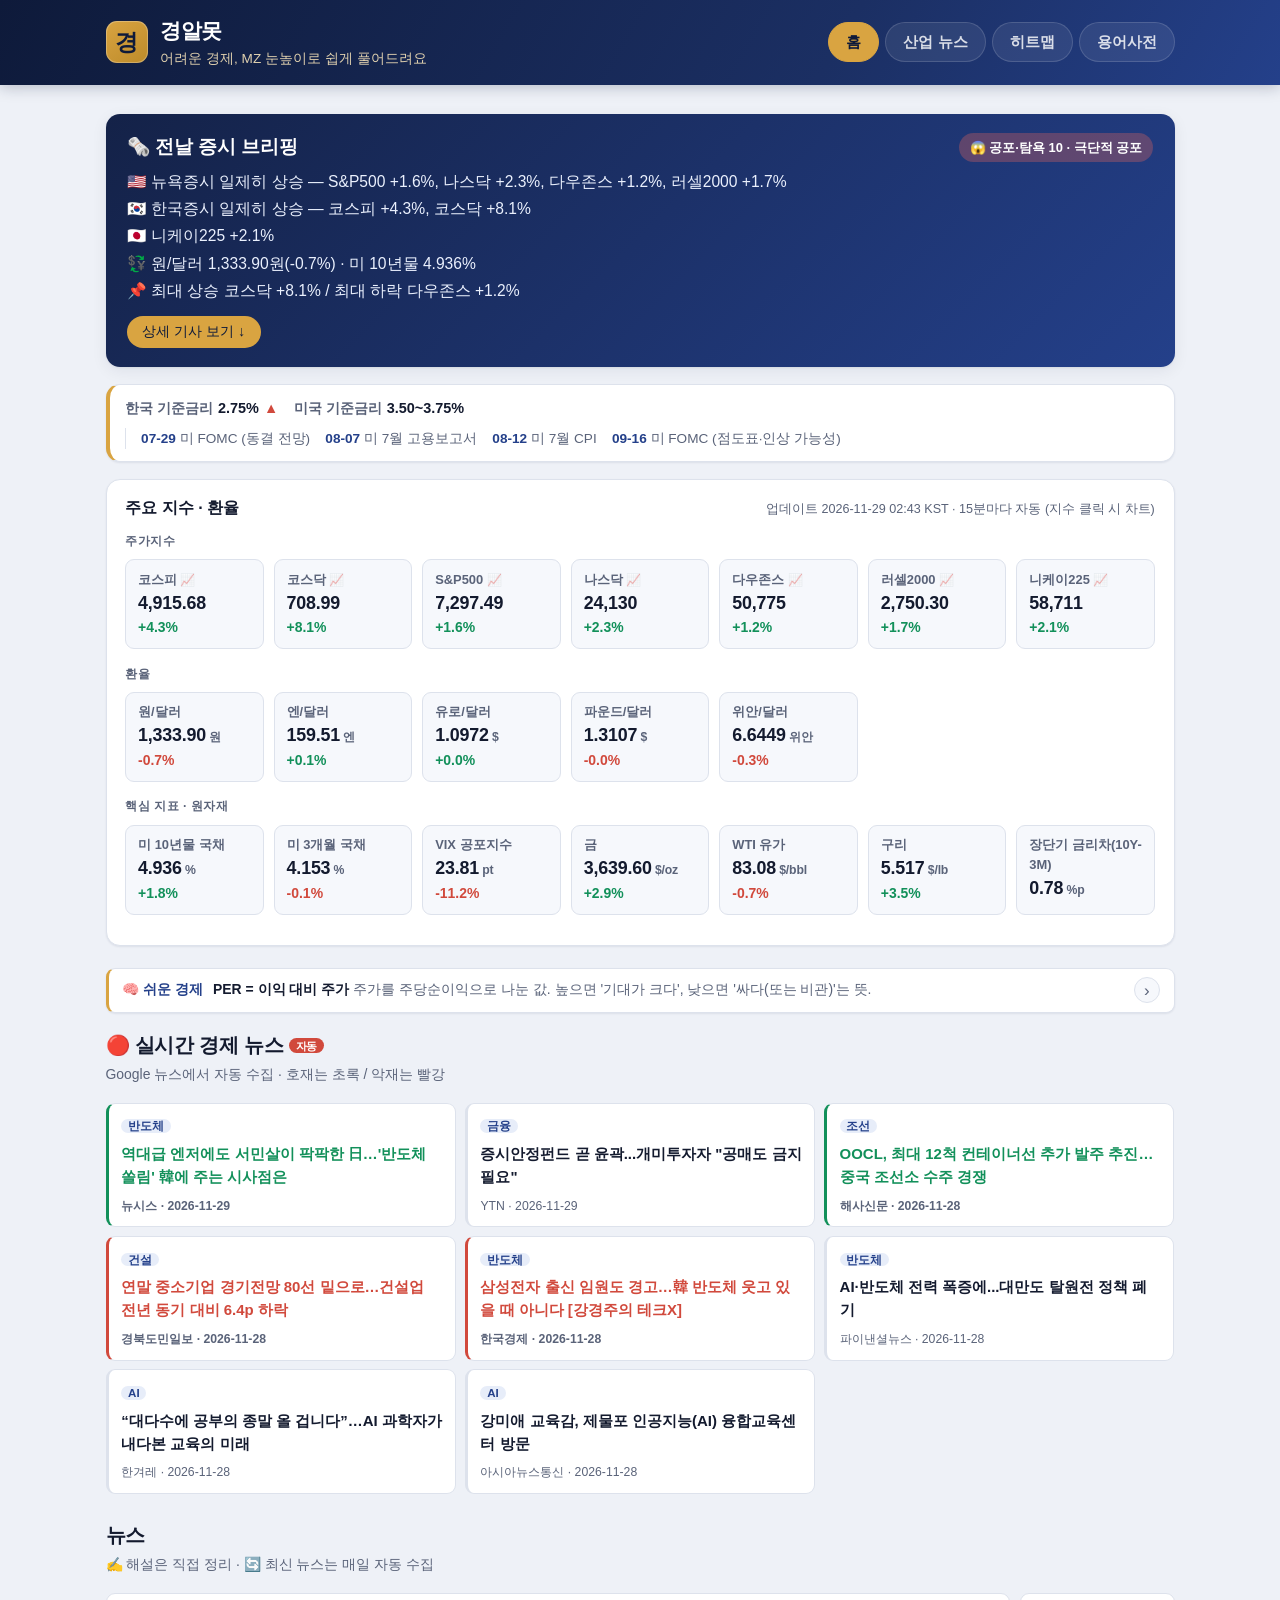
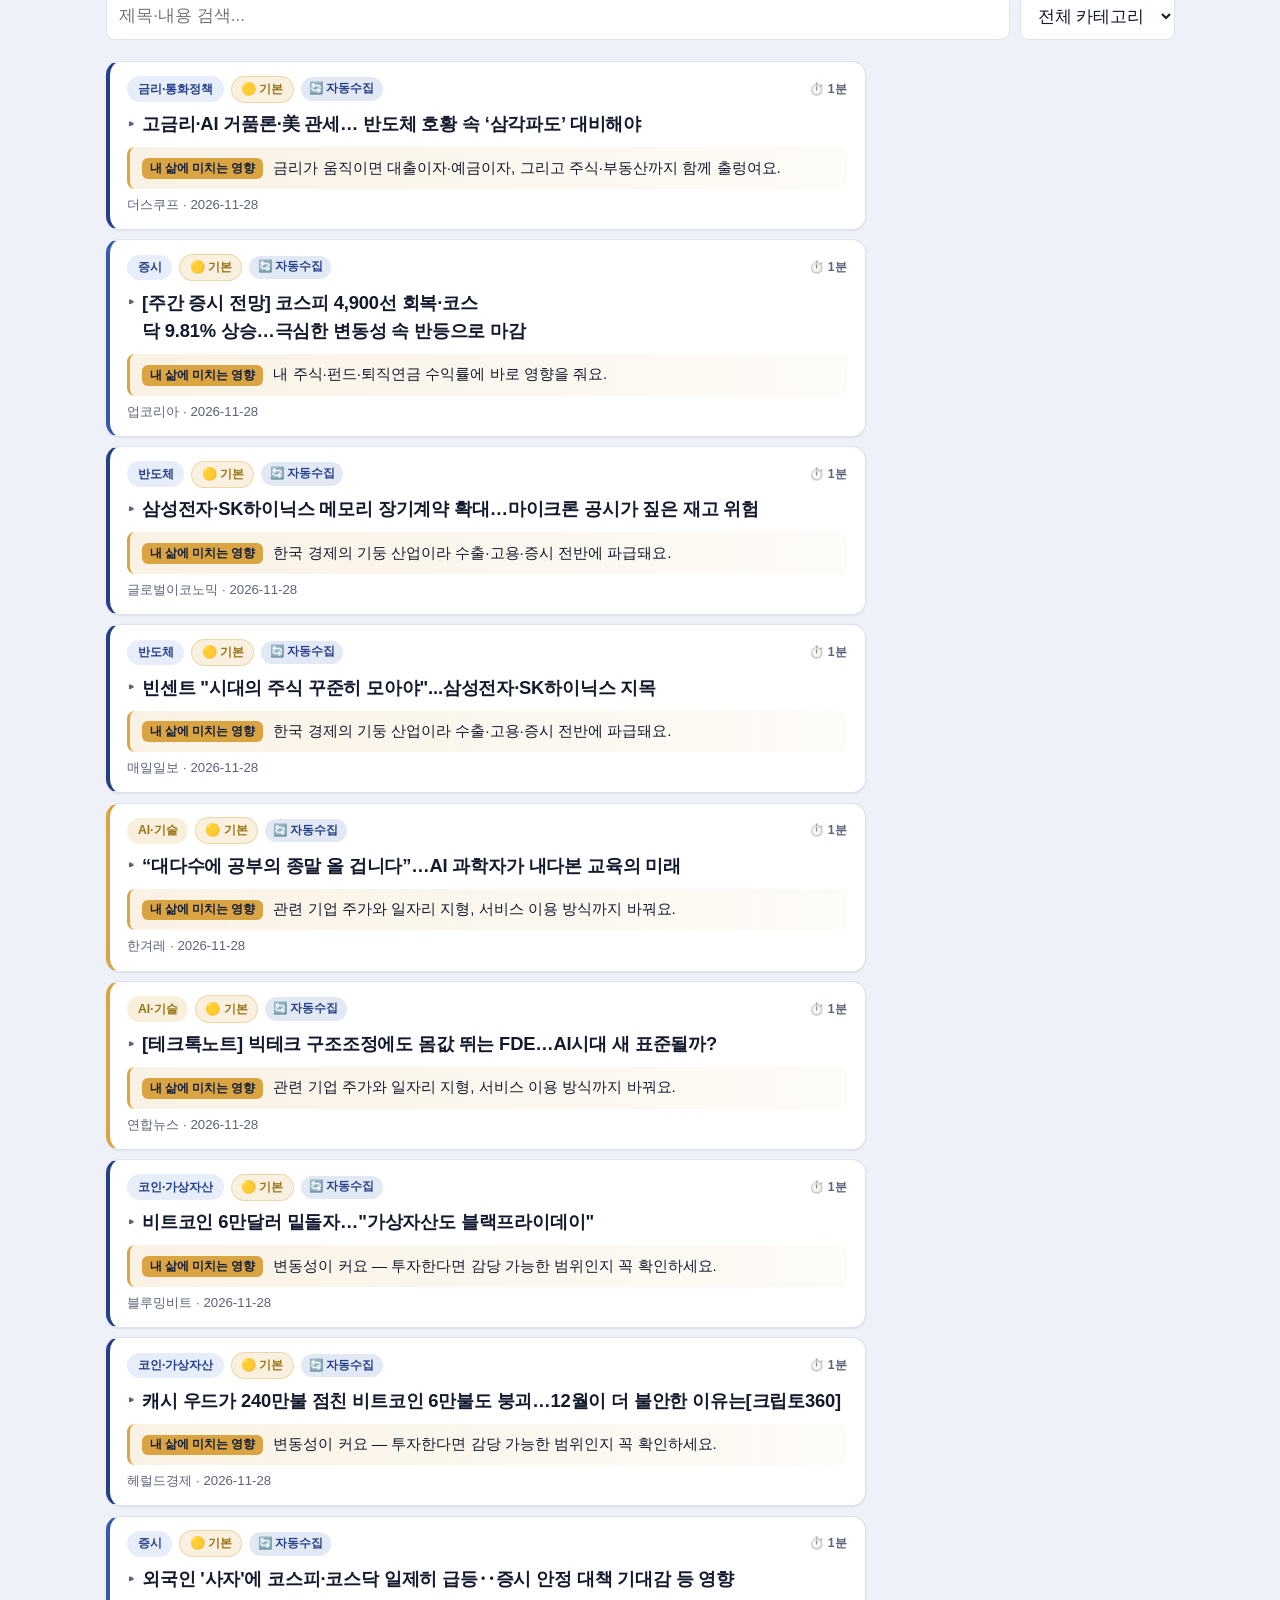
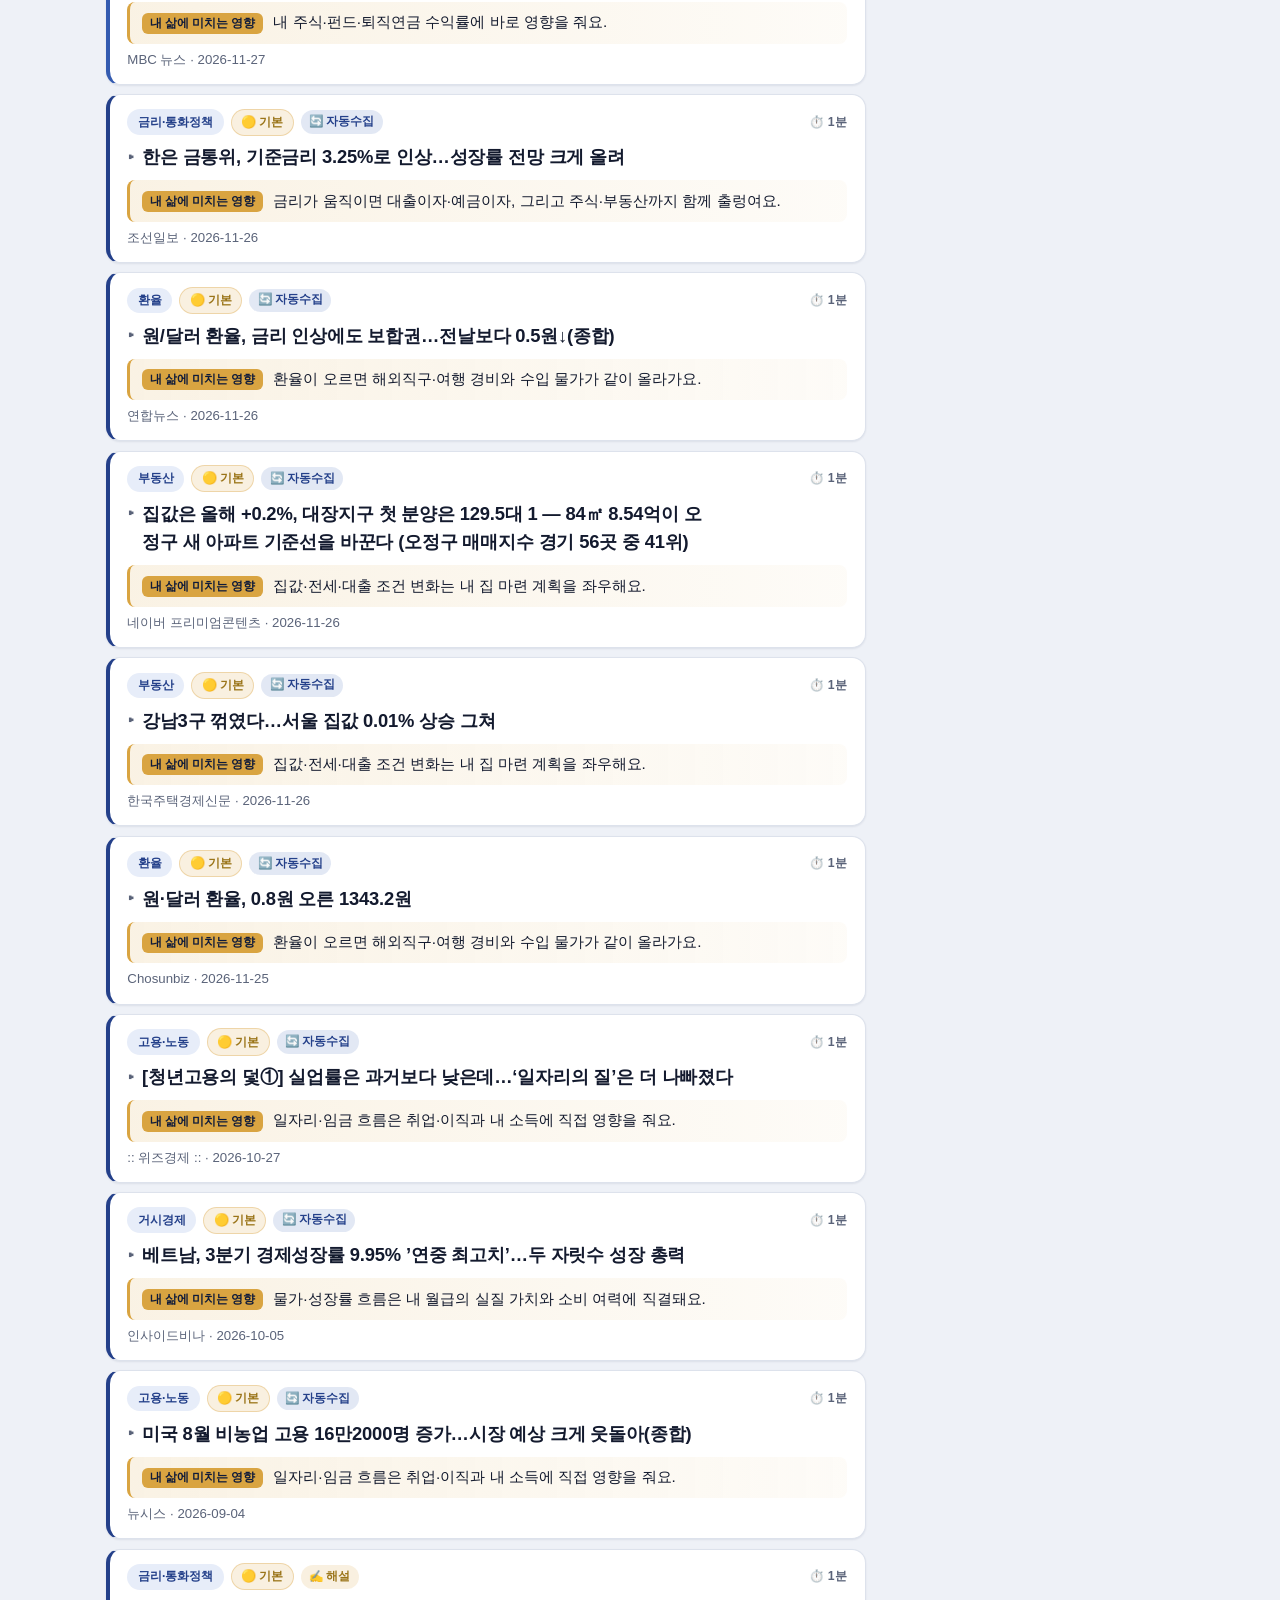
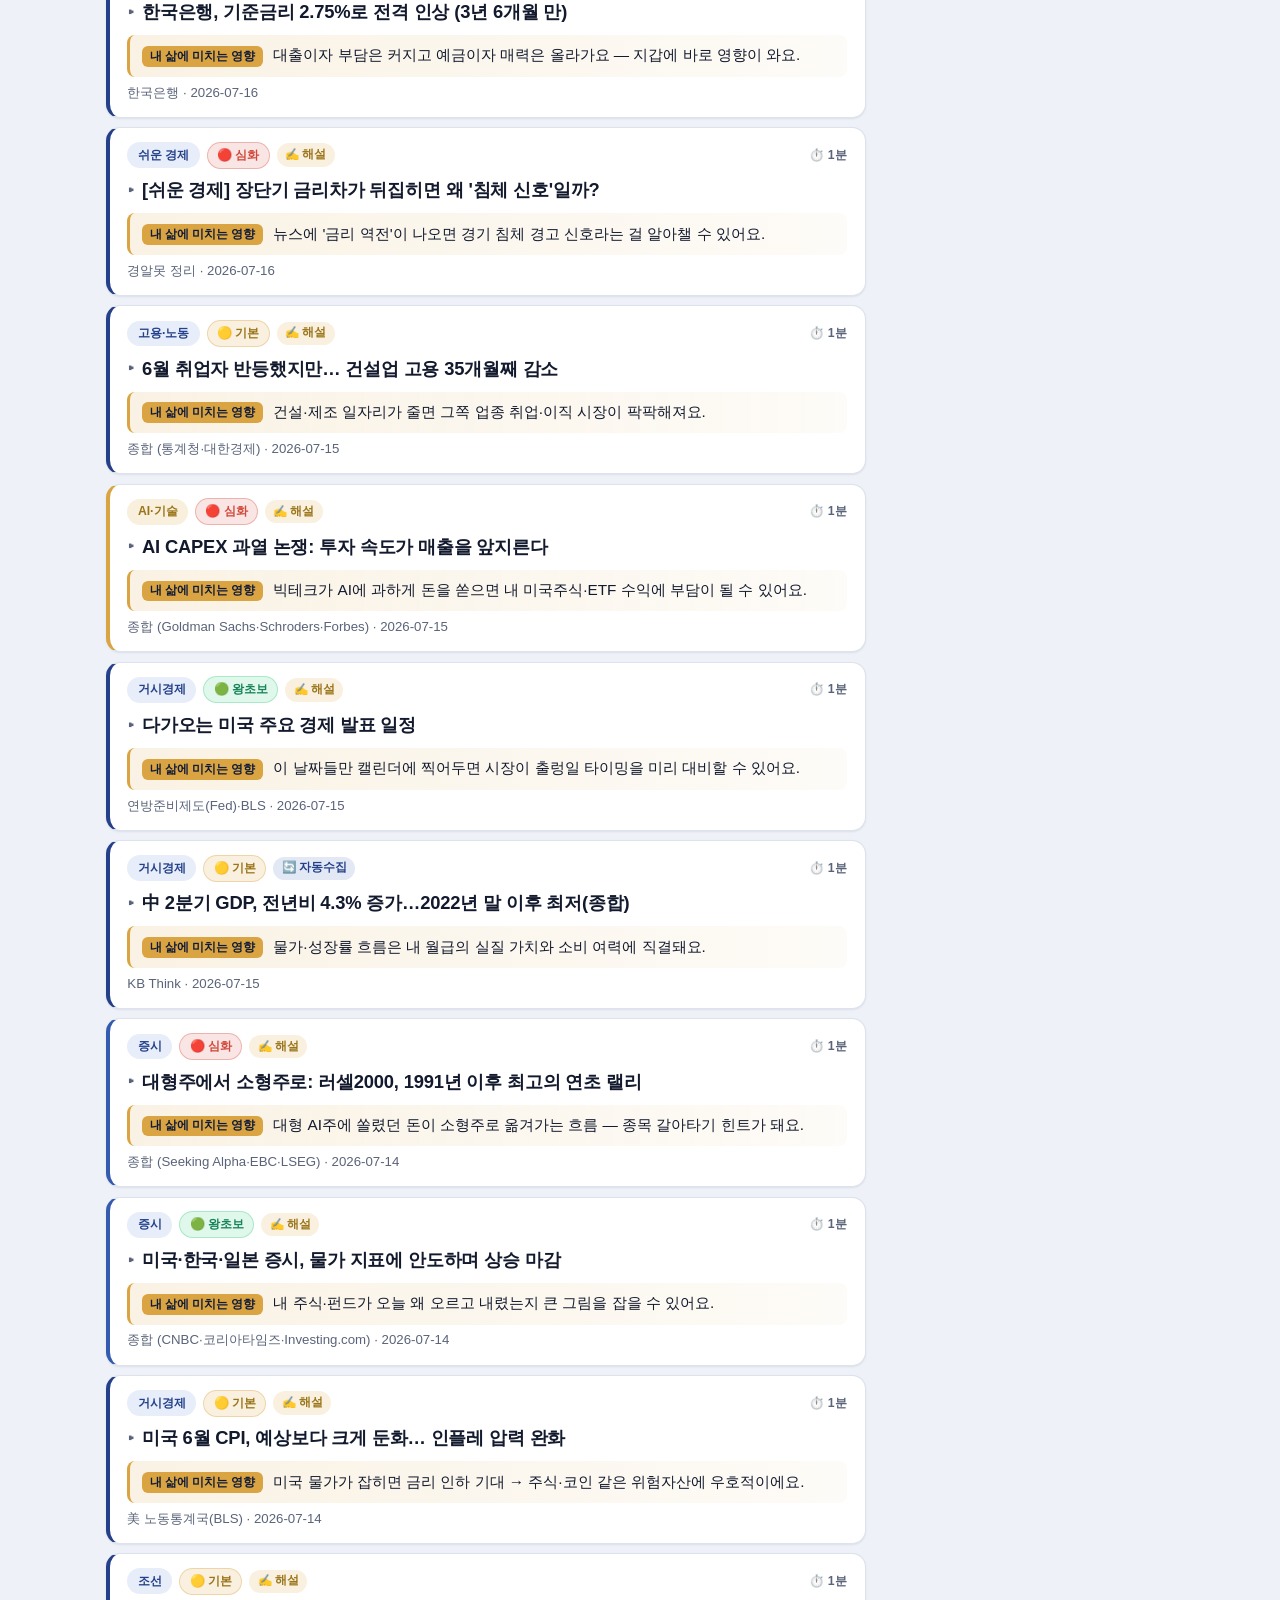
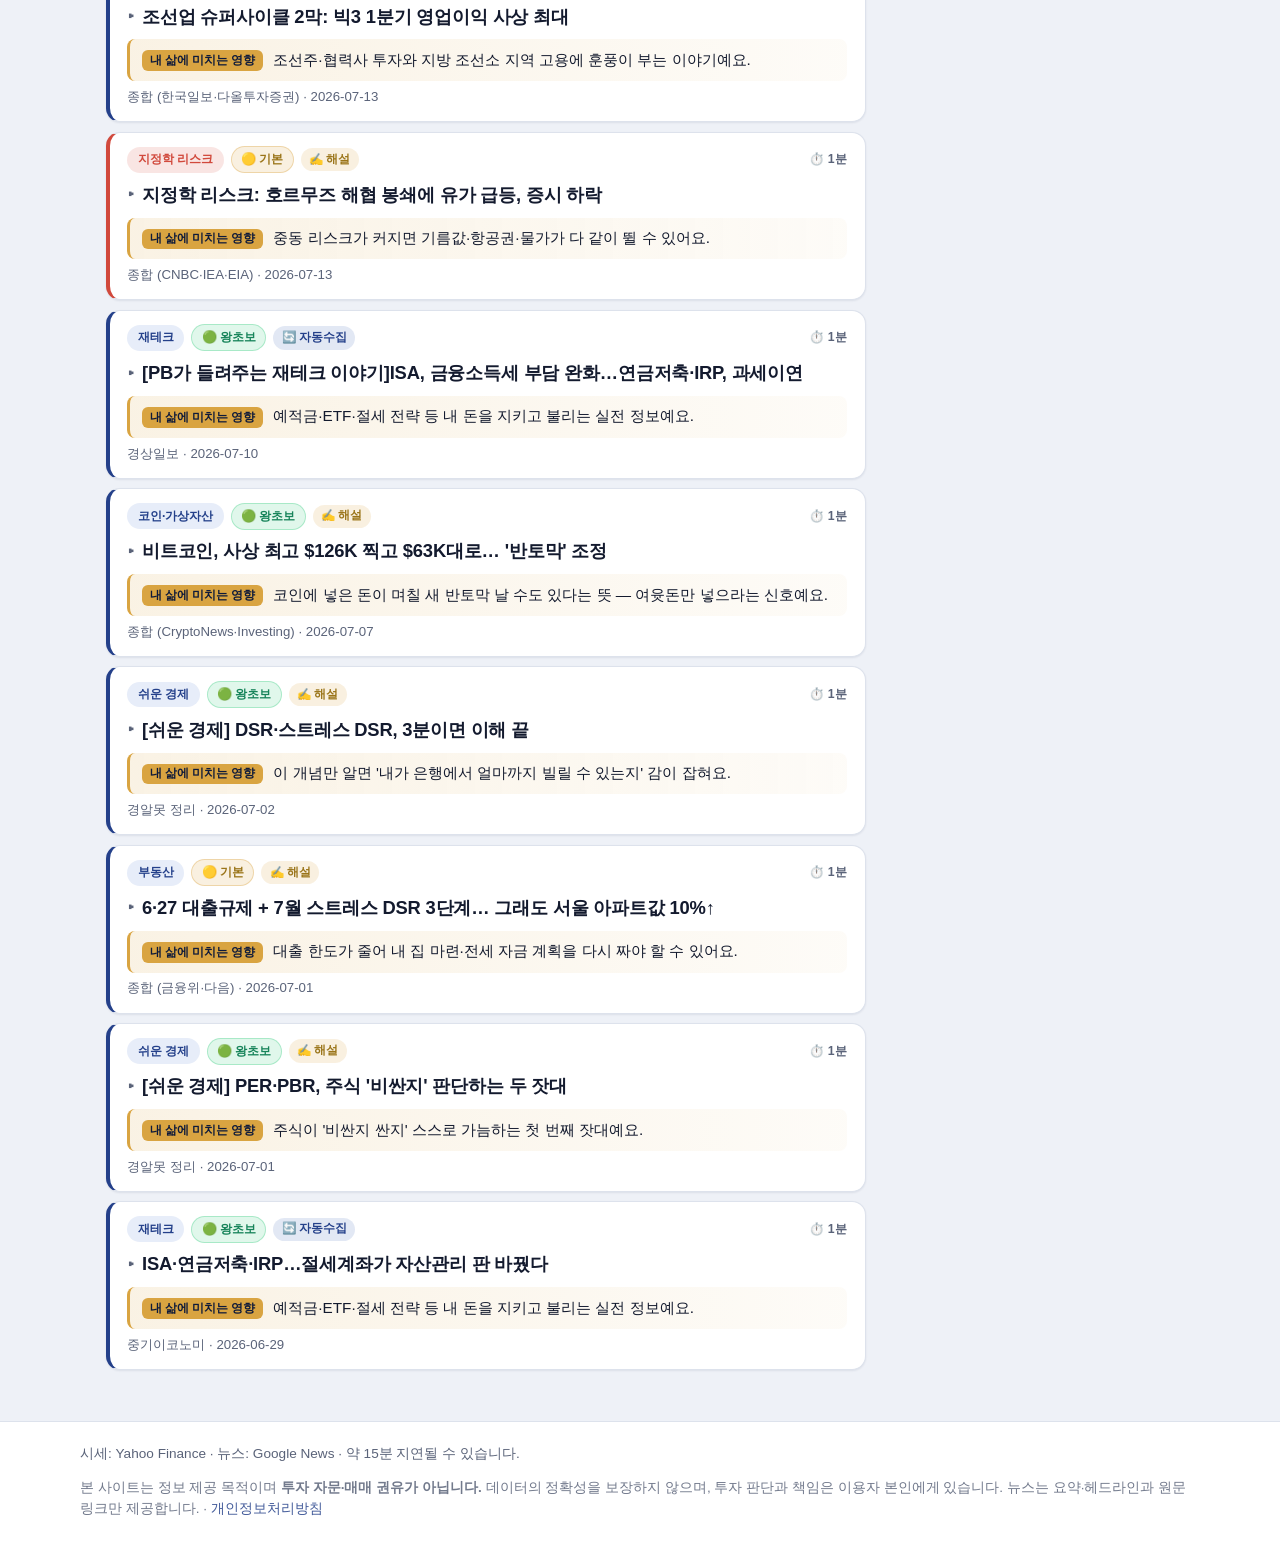
<file: index.html>
<!DOCTYPE html>
<html lang="ko">
<head>
<meta charset="UTF-8">
<meta name="viewport" content="width=device-width, initial-scale=1.0">
<title>경알못 — 어려운 경제, 쉽게</title>
<meta name="description" content="어려운 경제 뉴스와 지표를 MZ 눈높이로 쉽게 풀어주는 경제 브리핑. 주요 지수·환율·차트·히트맵·산업뉴스 자동 업데이트.">
<meta name="keywords" content="경제,증시,환율,금리,코스피,나스닥,경제뉴스,경제용어,히트맵,MZ,쉬운경제">
<meta name="author" content="경알못">
<meta name="theme-color" content="#0e1a3a">
<meta name="robots" content="index, follow">
<link rel="canonical" href="https://jooks2025.github.io/AI-Chatbot/">

<!-- Open Graph -->
<meta property="og:type" content="website">
<meta property="og:site_name" content="경알못">
<meta property="og:title" content="경알못 — 어려운 경제, 쉽게">
<meta property="og:description" content="어려운 경제 뉴스와 지표를 MZ 눈높이로 쉽게 풀어주는 경제 브리핑. 시세·차트·산업뉴스 자동 업데이트.">
<meta property="og:url" content="https://jooks2025.github.io/AI-Chatbot/">
<meta property="og:image" content="https://jooks2025.github.io/AI-Chatbot/og-image.svg">
<meta property="og:locale" content="ko_KR">

<!-- Twitter -->
<meta name="twitter:card" content="summary_large_image">
<meta name="twitter:title" content="경알못 — 어려운 경제, 쉽게">
<meta name="twitter:description" content="어려운 경제 뉴스와 지표를 MZ 눈높이로 쉽게 풀어주는 경제 브리핑.">
<meta name="twitter:image" content="https://jooks2025.github.io/AI-Chatbot/og-image.svg">

<link rel="icon" type="image/svg+xml" href="favicon.svg">
<link rel="apple-touch-icon" href="favicon.svg">
<link rel="stylesheet" href="style.css?v=18">
</head>
<body>
  <header class="site-header">
    <div class="header-inner">
      <div class="brand">
        <span class="brand-mark">경</span>
        <div>
          <h1>경알못</h1>
          <p class="tagline">어려운 경제, MZ 눈높이로 쉽게 풀어드려요</p>
        </div>
      </div>
      <nav class="tabs" role="tablist">
        <button class="tab-btn active" data-tab="news" role="tab" aria-selected="true">홈</button>
        <button class="tab-btn" data-tab="sectors" role="tab" aria-selected="false">산업 뉴스</button>
        <button class="tab-btn" data-tab="heatmap" role="tab" aria-selected="false">히트맵</button>
        <button class="tab-btn" data-tab="glossary" role="tab" aria-selected="false">용어사전</button>
      </nav>
    </div>
  </header>

  <main class="container">
    <!-- 뉴스 & 리스크 -->
    <section id="news" class="tab-panel active">
      <div class="brief-card" id="briefCard" hidden>
        <div class="brief-head">
          <h2>🗞️ 전날 증시 브리핑</h2>
          <span id="fngGauge" class="fng-pill" hidden></span>
        </div>
        <ul id="briefLines" class="brief-lines"></ul>
        <button class="brief-more" id="briefMore" type="button">상세 기사 보기 ↓</button>
      </div>

      <div class="events-band" id="eventsBand">
        <div class="rates-row" id="ratesRow"></div>
        <div class="calendar-row" id="calendarRow"></div>
      </div>

      <div class="market-board">
        <div class="market-head">
          <span class="market-title">주요 지수 · 환율</span>
          <span id="marketUpdated" class="market-updated"></span>
        </div>
        <div class="market-sub-label">주가지수</div>
        <div id="marketStrip" class="market-strip"></div>
        <div class="market-sub-label">환율</div>
        <div id="marketFx" class="market-strip"></div>
        <div class="market-sub-label" id="extraLabel" hidden>핵심 지표 · 원자재</div>
        <div id="marketExtra" class="market-strip"></div>
      </div>

      <div class="edu-band" id="eduBand"></div>

      <div class="section-head" id="liveHead" hidden>
        <h2>🔴 실시간 경제 뉴스 <span class="auto-tag">자동</span></h2>
        <p class="section-sub">Google 뉴스에서 자동 수집 · 호재는 초록 / 악재는 빨강</p>
      </div>
      <div id="liveNews" class="live-news"></div>

      <div class="section-head news-section-head">
        <h2>뉴스</h2>
        <p class="section-sub">✍️ 해설은 직접 정리 · 🔄 최신 뉴스는 매일 자동 수집</p>
      </div>
      <div class="toolbar">
        <input type="search" id="newsSearch" placeholder="제목·내용 검색...">
        <select id="newsFilter" aria-label="카테고리 필터">
          <option value="all">전체 카테고리</option>
          <option value="거시경제">거시경제</option>
          <option value="금리·통화정책">금리·통화정책</option>
          <option value="증시">증시</option>
          <option value="환율">환율</option>
          <option value="지정학 리스크">지정학 리스크</option>
          <option value="AI·기술">AI·기술</option>
          <option value="반도체">반도체</option>
          <option value="조선">조선</option>
          <option value="건설">건설</option>
          <option value="에너지">에너지</option>
          <option value="금융">금융</option>
          <option value="헬스케어">헬스케어</option>
          <option value="부동산">부동산</option>
          <option value="코인·가상자산">코인·가상자산</option>
          <option value="정책·규제">정책·규제</option>
          <option value="고용·노동">고용·노동</option>
          <option value="소비·물가">소비·물가</option>
          <option value="원자재">원자재</option>
          <option value="세계경제">세계경제</option>
          <option value="채권·금리">채권·금리</option>
          <option value="재테크">재테크</option>
          <option value="쉬운 경제">쉬운 경제</option>
          <option value="기업">기업</option>
        </select>
      </div>
      <div id="newsList" class="card-list"></div>
      <p id="newsEmpty" class="empty-msg" hidden>표시할 글이 없어요.</p>
    </section>

    <!-- 산업 뉴스 -->
    <section id="sectors" class="tab-panel">
      <div class="section-head">
        <h2>산업별 최신 뉴스</h2>
        <p id="sectorsUpdated" class="section-sub"></p>
      </div>
      <div id="sectorGrid" class="sector-grid"></div>
    </section>

    <!-- 히트맵 -->
    <section id="heatmap" class="tab-panel">
      <div class="section-head">
        <h2>종목 히트맵</h2>
        <p id="heatmapBasis" class="section-sub"></p>
      </div>
      <div class="heat-legend">
        <span>하락</span>
        <span class="legend-bar" aria-hidden="true"></span>
        <span>상승</span>
      </div>
      <div id="heatmapGroups"></div>
    </section>

    <!-- 용어사전 -->
    <section id="glossary" class="tab-panel">
      <div class="section-head">
        <h2>경제 용어사전</h2>
        <p class="section-sub">퀴즈로 익히고, 모르는 용어는 검색해보세요 · MZ 눈높이 설명</p>
      </div>
      <div id="quizCard" class="quiz-card"></div>
      <div class="toolbar">
        <input type="search" id="glossarySearch" placeholder="용어 검색 (예: PER, 환율, DSR)...">
      </div>
      <div id="glossaryList" class="glossary-list"></div>
    </section>
  </main>

  <footer class="site-footer">
    <div class="footer-inner">
      <span>시세: Yahoo Finance · 뉴스: Google News · 약 15분 지연될 수 있습니다.</span>
      <span class="disclaimer">본 사이트는 정보 제공 목적이며 <strong>투자 자문·매매 권유가 아닙니다.</strong> 데이터의 정확성을 보장하지 않으며, 투자 판단과 책임은 이용자 본인에게 있습니다. 뉴스는 요약·헤드라인과 원문 링크만 제공합니다. · <a href="privacy.html">개인정보처리방침</a></span>
    </div>
  </footer>

  <div id="chartModal" class="modal" hidden>
    <div class="modal-backdrop" data-close></div>
    <div class="modal-box" role="dialog" aria-modal="true">
      <div class="modal-head">
        <span id="chartTitle"></span>
        <button id="chartClose" class="modal-close" aria-label="닫기" data-close>✕</button>
      </div>
      <div class="range-row" id="rangeRow"></div>
      <div id="chartStats" class="chart-stats"></div>
      <div class="chart-wrap">
        <canvas id="chartCanvas" width="640" height="300"></canvas>
        <div id="chartTip" class="chart-tip"></div>
      </div>
      <p id="chartMeta" class="chart-meta"></p>
    </div>
  </div>

  <script src="script.js?v=18"></script>
</body>
</html>
</file>
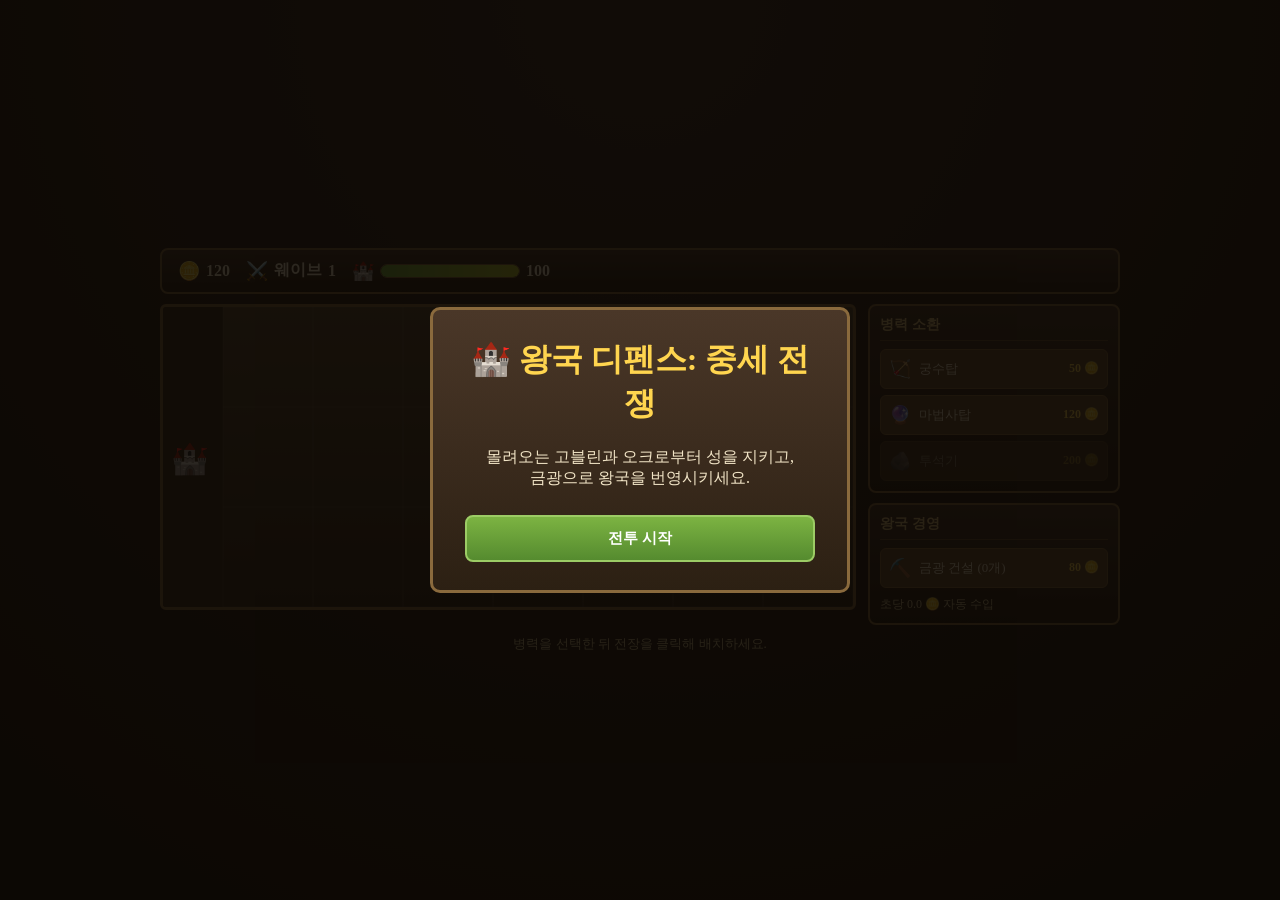
<file: medieval-kingdom-defense/index.html>
<!DOCTYPE html>
<html lang="ko">
<head>
<meta charset="UTF-8">
<meta name="viewport" content="width=device-width, initial-scale=1.0, maximum-scale=1.0, user-scalable=no">
<title>왕국 디펜스: 중세 전쟁</title>
<link rel="stylesheet" href="style.css">
<script src="https://sdk.crazygames.com/crazygames-sdk-v3.js"></script>
</head>
<body>
  <div class="game-wrap">
    <header class="hud">
      <div class="hud-item gold">
        <span class="icon">🪙</span>
        <span id="goldValue">0</span>
      </div>
      <div class="hud-item wave">
        <span class="icon">⚔️</span>
        웨이브 <span id="waveValue">1</span>
      </div>
      <div class="hud-item castle-hp">
        <span class="icon">🏰</span>
        <div class="hp-bar"><div id="hpFill" class="hp-fill"></div></div>
        <span id="hpValue">100</span>
      </div>
    </header>

    <div class="main-area">
      <canvas id="battlefield" width="690" height="300"></canvas>

      <aside class="side-panel">
        <div class="panel-block">
          <h2>병력 소환</h2>
          <div class="tower-shop" id="towerShop">
            <button class="tower-btn" data-tower="archer">
              <span class="t-icon">🏹</span>
              <span class="t-name">궁수탑</span>
              <span class="t-cost">50 🪙</span>
            </button>
            <button class="tower-btn" data-tower="mage">
              <span class="t-icon">🔮</span>
              <span class="t-name">마법사탑</span>
              <span class="t-cost">120 🪙</span>
            </button>
            <button class="tower-btn" data-tower="catapult">
              <span class="t-icon">🪨</span>
              <span class="t-name">투석기</span>
              <span class="t-cost">200 🪙</span>
            </button>
          </div>
        </div>

        <div class="panel-block">
          <h2>왕국 경영</h2>
          <button id="mineBtn" class="mine-btn">
            <span class="t-icon">⛏️</span>
            <span class="t-name">금광 건설 (<span id="mineCount">0</span>개)</span>
            <span class="t-cost" id="mineCost">80 🪙</span>
          </button>
          <p class="mine-info">초당 <span id="mineIncome">0</span> 🪙 자동 수입</p>
        </div>
      </aside>
    </div>

    <p class="hint" id="hint">병력을 선택한 뒤 전장을 클릭해 배치하세요.</p>
  </div>

  <!-- 시작 화면 -->
  <div id="startOverlay" class="overlay">
    <div class="overlay-box">
      <h1>🏰 왕국 디펜스: 중세 전쟁</h1>
      <p>몰려오는 고블린과 오크로부터 성을 지키고,<br>금광으로 왕국을 번영시키세요.</p>
      <button id="startBtn" class="primary-btn">전투 시작</button>
    </div>
  </div>

  <!-- 웨이브 클리어 화면 -->
  <div id="waveClearOverlay" class="overlay hidden">
    <div class="overlay-box">
      <h2>웨이브 <span id="clearedWave">1</span> 격퇴!</h2>
      <p>기본 보상: <span id="baseReward">0</span> 🪙</p>
      <button id="doubleAdBtn" class="ad-btn">📺 광고 보고 보상 2배 받기</button>
      <button id="nextWaveBtn" class="primary-btn">다음 웨이브 (<span id="nextWaveCountdown">5</span>)</button>
    </div>
  </div>

  <!-- 게임 오버 화면 -->
  <div id="gameOverOverlay" class="overlay hidden">
    <div class="overlay-box">
      <h2>성이 함락되었습니다...</h2>
      <p>도달 웨이브: <span id="finalWave">1</span> · 획득 골드: <span id="finalGold">0</span></p>
      <button id="reviveAdBtn" class="ad-btn">📺 광고 보고 부활하기</button>
      <button id="restartBtn" class="primary-btn">다시 시작</button>
    </div>
  </div>

  <script src="sdk.js"></script>
  <script src="game.js"></script>
</body>
</html>
</file>
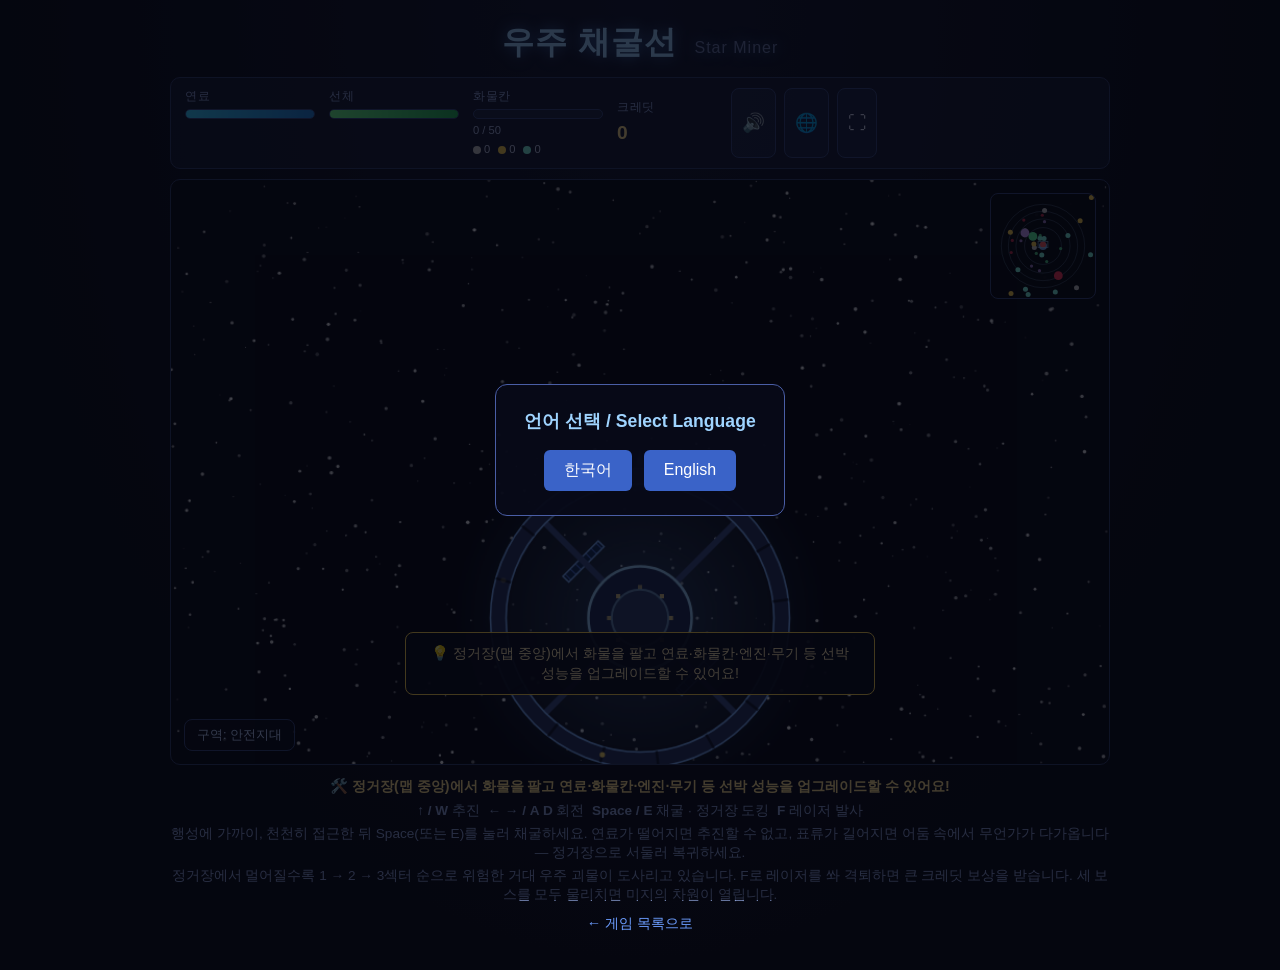
<file: space/index.html>
<!DOCTYPE html>
<html lang="ko">
<head>
<meta charset="UTF-8">
<meta name="viewport" content="width=device-width, initial-scale=1.0, viewport-fit=cover">
<title>우주 채굴선</title>
<link rel="stylesheet" href="style.css">
</head>
<body>
  <div class="game-wrap">
    <h1><span data-i18n="h1Main">우주 채굴선</span> <span class="sub" data-i18n="h1Sub">Star Miner</span></h1>

    <div class="hud">
      <div class="hud-box">
        <span class="label" data-i18n="labelFuel">연료</span>
        <div class="bar"><div id="fuelBar" class="bar-fill fuel"></div></div>
      </div>
      <div class="hud-box">
        <span class="label" data-i18n="labelHull">선체</span>
        <div class="bar"><div id="hullBar" class="bar-fill hull"></div></div>
      </div>
      <div class="hud-box">
        <span class="label" data-i18n="labelCargo">화물칸</span>
        <div class="bar"><div id="cargoBar" class="bar-fill cargo"></div></div>
        <span id="cargoText" class="mini-text">0 / 0</span>
        <div id="cargoBreakdown" class="cargo-breakdown"></div>
      </div>
      <div class="hud-box credits">
        <span class="label" data-i18n="labelCredits">크레딧</span>
        <span id="creditsText" class="value">0</span>
      </div>
      <div class="hud-box sound">
        <button id="muteBtn" class="mute-btn" type="button" data-i18n-title="muteTitle" title="소리 켜기/끄기">🔊</button>
        <button id="langBtn" class="mute-btn" type="button" data-i18n-title="langTitle" title="언어 변경">🌐</button>
        <button id="fullscreenBtn" class="mute-btn" type="button" data-i18n-title="fullscreenTitle" title="전체화면">⛶</button>
      </div>
    </div>

    <div class="stage">
      <canvas id="game" width="900" height="560"></canvas>
      <canvas id="minimap" width="104" height="104"></canvas>
      <div id="mineProgressWrap" class="mine-progress-wrap hidden">
        <div id="mineProgress" class="mine-progress-fill"></div>
      </div>
      <div id="message" class="message hidden"></div>
      <div id="bossBar" class="boss-bar hidden">
        <div class="boss-bar-head">
          <span id="bossName" class="boss-name"></span>
          <span id="bossTag" class="boss-tag"></span>
        </div>
        <div class="boss-hp-track"><div id="bossHpFill" class="boss-hp-fill"></div></div>
      </div>
      <div id="sectorLabel" class="sector-label"></div>
      <div id="toast" class="toast hidden"></div>
      <div id="dockPanel" class="dock-panel hidden">
        <div class="dock-scroll">
          <h2 data-i18n="dockTitle">우주 정거장</h2>
          <p data-i18n="dockDesc">채굴한 자원을 판매하고 선박을 개조하세요.</p>
          <div class="dock-row">
            <button id="sellBtn" data-i18n="sellBtn">화물 전량 판매</button>
            <span id="dockCredits" class="value"></span>
          </div>
          <div class="resource-prices" id="resourcePrices"></div>
          <div class="upgrade-list" id="upgradeList"></div>
        </div>
        <div class="dock-row dock-footer">
          <button id="saveBtn" class="save-btn" data-i18n="saveBtn">게임 저장</button>
          <button id="closeDockBtn" data-i18n="closeDockBtn">출항하기</button>
        </div>
      </div>
      <div id="langModal" class="lang-modal hidden">
        <div class="lang-box">
          <h2>언어 선택 / Select Language</h2>
          <div class="lang-buttons">
            <button id="langKoBtn">한국어</button>
            <button id="langEnBtn">English</button>
          </div>
        </div>
      </div>
      <div id="touchControls" class="touch-controls">
        <div id="touchStick" class="touch-stick">
          <div id="touchStickKnob" class="touch-stick-knob"></div>
        </div>
        <div class="touch-actions">
          <button id="touchFire" class="touch-btn fire" type="button" aria-label="fire">🔫</button>
          <button id="touchAction" class="touch-btn action" type="button" aria-label="mine-dock">⛏️</button>
        </div>
      </div>
      <div id="rotateHint" class="rotate-hint">
        <div class="rotate-hint-icon">🔄</div>
        <div data-i18n="rotateHintText">더 편한 조작을 위해 화면을 가로로 돌려주세요</div>
      </div>
    </div>

    <div class="controls">
      <p class="tip" data-i18n-html="tipHtml">🛠️ <b>정거장(맵 중앙)</b>에서 화물을 팔고 연료·화물칸·엔진·무기 등 선박 성능을 업그레이드할 수 있어요!</p>
      <p data-i18n-html="controlsKeysHtml"><b>↑ / W</b> 추진&nbsp;&nbsp;<b>← →  / A D</b> 회전&nbsp;&nbsp;<b>Space / E</b> 채굴 · 정거장 도킹&nbsp;&nbsp;<b>F</b> 레이저 발사</p>
      <p data-i18n="controlsMining">행성에 가까이, 천천히 접근한 뒤 Space(또는 E)를 눌러 채굴하세요. 연료가 떨어지면 추진할 수 없고, 표류가 길어지면 어둠 속에서 무언가가 다가옵니다 — 정거장으로 서둘러 복귀하세요.</p>
      <p data-i18n="controlsSector">정거장에서 멀어질수록 1 → 2 → 3섹터 순으로 위험한 거대 우주 괴물이 도사리고 있습니다. F로 레이저를 쏴 격퇴하면 큰 크레딧 보상을 받습니다. 세 보스를 모두 물리치면 미지의 차원이 열립니다.</p>
    </div>
    <p class="back-link"><a href="../index.html" data-i18n="backLink">&larr; 게임 목록으로</a></p>
  </div>
  <script src="script.js"></script>
</body>
</html>
</file>
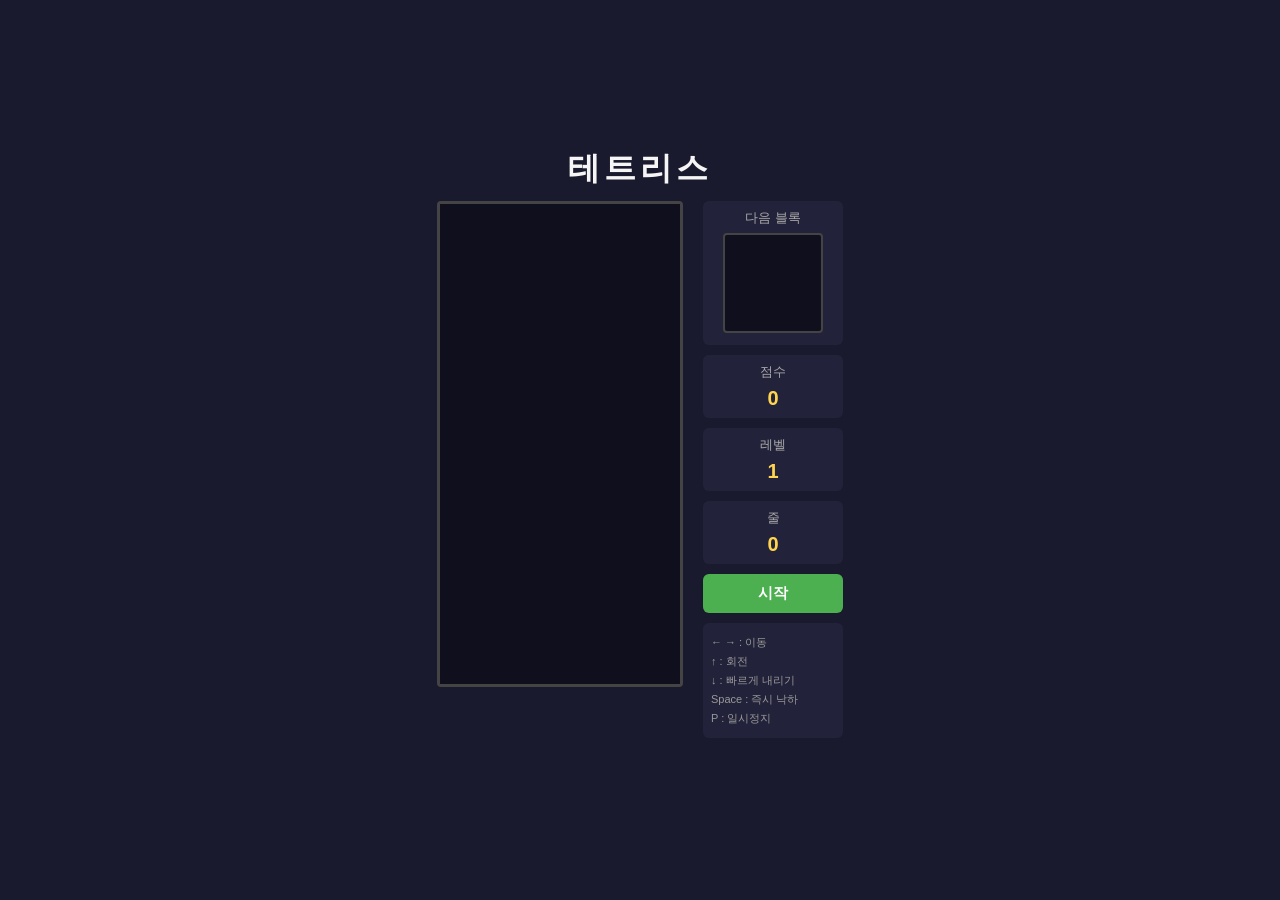
<file: tetris/index.html>
<!DOCTYPE html>
<html lang="ko">
<head>
<meta charset="UTF-8">
<meta name="viewport" content="width=device-width, initial-scale=1.0">
<title>테트리스</title>
<link rel="stylesheet" href="style.css">
</head>
<body>
  <div class="game-container">
    <h1>테트리스</h1>
    <div class="game-area">
      <canvas id="board" width="240" height="480"></canvas>
      <div class="side-panel">
        <div class="panel-box">
          <h2>다음 블록</h2>
          <canvas id="next" width="96" height="96"></canvas>
        </div>
        <div class="panel-box">
          <h2>점수</h2>
          <p id="score">0</p>
        </div>
        <div class="panel-box">
          <h2>레벨</h2>
          <p id="level">1</p>
        </div>
        <div class="panel-box">
          <h2>줄</h2>
          <p id="lines">0</p>
        </div>
        <button id="startBtn">시작</button>
        <div class="controls">
          <p>← → : 이동</p>
          <p>↑ : 회전</p>
          <p>↓ : 빠르게 내리기</p>
          <p>Space : 즉시 낙하</p>
          <p>P : 일시정지</p>
        </div>
      </div>
    </div>
    <div id="message"></div>
  </div>
  <script src="script.js"></script>
</body>
</html>
</file>
<file: style.css>
:root {
  /* Navy family */
  --navy-900: #0e1a3a;
  --navy-800: #142248;
  --navy-700: #1b2f63;
  --navy-600: #24408a;
  --navy-500: #345bb0;
  /* Accent — warm gold complements navy */
  --gold: #d9a441;
  --gold-soft: #f2e0b8;
  /* Neutrals (slight blue bias) */
  --bg: #eef1f7;
  --surface: #ffffff;
  --surface-2: #f6f8fc;
  --text: #131a2e;
  --text-muted: #5a6379;
  --border: #dde2ec;
  /* Semantic */
  --up: #12905a;
  --down: #d1493c;
  --chip-bg: #e7edf9;
  --chip-text: #24408a;

  --radius: 14px;
  --radius-sm: 9px;
  --shadow: 0 1px 2px rgba(14, 26, 58, 0.06), 0 4px 16px rgba(14, 26, 58, 0.07);
  --shadow-sm: 0 1px 2px rgba(14, 26, 58, 0.08);
  --maxw: 1120px;
  --font: "Malgun Gothic", "맑은 고딕", "Apple SD Gothic Neo", -apple-system, BlinkMacSystemFont, sans-serif;
  --font-display: "Malgun Gothic", "맑은 고딕", "Apple SD Gothic Neo", sans-serif;
}

@media (prefers-color-scheme: dark) {
  :root {
    --bg: #0b1122;
    --surface: #141c34;
    --surface-2: #101830;
    --text: #e8ecf6;
    --text-muted: #9aa4bd;
    --border: #263252;
    --navy-700: #2a3f78;
    --up: #35c184;
    --down: #f0675a;
    --chip-bg: #1e2b4d;
    --chip-text: #a8c0f0;
    --gold: #e5b968;
    --shadow: 0 1px 2px rgba(0, 0, 0, 0.4), 0 6px 20px rgba(0, 0, 0, 0.35);
    --shadow-sm: 0 1px 2px rgba(0, 0, 0, 0.4);
  }
}

:root[data-theme="dark"] {
  --bg: #0b1122;
  --surface: #141c34;
  --surface-2: #101830;
  --text: #e8ecf6;
  --text-muted: #9aa4bd;
  --border: #263252;
  --navy-700: #2a3f78;
  --up: #35c184;
  --down: #f0675a;
  --chip-bg: #1e2b4d;
  --chip-text: #a8c0f0;
  --shadow: 0 1px 2px rgba(0, 0, 0, 0.4), 0 6px 20px rgba(0, 0, 0, 0.35);
  --shadow-sm: 0 1px 2px rgba(0, 0, 0, 0.4);
}

:root[data-theme="light"] {
  --bg: #eef1f7;
  --surface: #ffffff;
  --surface-2: #f6f8fc;
  --text: #131a2e;
  --text-muted: #5a6379;
  --border: #dde2ec;
  --navy-700: #1b2f63;
  --up: #12905a;
  --down: #d1493c;
  --chip-bg: #e7edf9;
  --chip-text: #24408a;
}

* { box-sizing: border-box; }

html { font-size: 17px; }
html, body { max-width: 100%; overflow-x: hidden; }

.site-header h1, .brand-mark, .section-head h2, .brief-head h2,
.market-title, .tab-btn, .modal-head #chartTitle {
  font-family: var(--font-display);
  letter-spacing: 0;
}

body {
  margin: 0;
  font-family: var(--font);
  background: var(--bg);
  color: var(--text);
  line-height: 1.55;
  -webkit-font-smoothing: antialiased;
}

/* ---------- Header ---------- */
.site-header {
  background: linear-gradient(120deg, var(--navy-900), var(--navy-700) 65%, var(--navy-600));
  color: #fff;
  box-shadow: 0 2px 14px rgba(14, 26, 58, 0.25);
  position: sticky;
  top: 0;
  z-index: 20;
}

.header-inner {
  max-width: var(--maxw);
  margin: 0 auto;
  padding: 0.9rem 1.5rem;
  display: flex;
  align-items: center;
  justify-content: space-between;
  gap: 1rem;
  flex-wrap: wrap;
}

.brand {
  display: flex;
  align-items: center;
  gap: 0.75rem;
}

.brand-mark {
  display: grid;
  place-items: center;
  width: 42px;
  height: 42px;
  border-radius: 11px;
  background: linear-gradient(145deg, var(--gold), #bd8b2a);
  color: var(--navy-900);
  font-weight: 800;
  font-size: 1.35rem;
  box-shadow: inset 0 0 0 1px rgba(255,255,255,0.25);
}

.site-header h1 {
  margin: 0;
  font-size: 1.25rem;
  font-weight: 800;
  letter-spacing: -0.02em;
}

.tagline {
  margin: 0;
  font-size: 0.8rem;
  color: var(--gold-soft);
  opacity: 0.92;
}

.tabs {
  display: flex;
  gap: 0.35rem;
}

.tab-btn {
  background: rgba(255, 255, 255, 0.08);
  border: 1px solid rgba(255, 255, 255, 0.14);
  color: rgba(255, 255, 255, 0.82);
  padding: 0.5rem 1rem;
  border-radius: 999px;
  font-size: 0.9rem;
  font-weight: 600;
  font-family: inherit;
  cursor: pointer;
  transition: background 0.15s ease, color 0.15s ease, border-color 0.15s ease;
}

.tab-btn:hover:not(.active) {
  background: rgba(255, 255, 255, 0.16);
  color: #fff;
}

.tab-btn.active {
  background: var(--gold);
  border-color: var(--gold);
  color: var(--navy-900);
}

/* ---------- Layout ---------- */
.container {
  max-width: var(--maxw);
  margin: 1.75rem auto 3rem;
  padding: 0 1.5rem;
}

.tab-panel { display: none; }
.tab-panel.active { display: block; animation: fade 0.25s ease; }

@keyframes fade {
  from { opacity: 0; transform: translateY(4px); }
  to { opacity: 1; transform: none; }
}

@media (prefers-reduced-motion: reduce) {
  .tab-panel.active { animation: none; }
}

.section-head { margin-bottom: 1rem; }
.section-head h2 {
  margin: 0;
  font-size: 1.15rem;
  font-weight: 800;
  letter-spacing: -0.01em;
}
.section-sub {
  margin: 0.25rem 0 0;
  font-size: 0.82rem;
  color: var(--text-muted);
}

/* ---------- Toolbar / inputs ---------- */
.toolbar {
  display: flex;
  gap: 0.6rem;
  margin-bottom: 1.25rem;
}
.toolbar input[type="search"] { flex: 1; }

input, select {
  font: inherit;
  padding: 0.55rem 0.75rem;
  border: 1px solid var(--border);
  border-radius: var(--radius-sm);
  background: var(--surface);
  color: var(--text);
}
input:focus, select:focus {
  outline: 2px solid var(--navy-500);
  outline-offset: 1px;
}

/* ---------- Events / rates band ---------- */
.events-band {
  background: var(--surface);
  border: 1px solid var(--border);
  border-left: 4px solid var(--gold);
  border-radius: var(--radius);
  box-shadow: var(--shadow-sm);
  padding: 0.7rem 0.9rem;
  margin-bottom: 1rem;
  display: flex;
  flex-wrap: wrap;
  align-items: center;
  gap: 0.5rem 1.1rem;
}
.rates-row, .calendar-row { display: flex; flex-wrap: wrap; gap: 0.5rem 0.9rem; align-items: center; }
.rate-pill { display: flex; align-items: baseline; gap: 0.3rem; font-size: 0.85rem; }
.rate-pill .rp-name { color: var(--text-muted); font-weight: 600; }
.rate-pill .rp-val { font-weight: 800; font-variant-numeric: tabular-nums; }
.rate-pill .rp-dir.up { color: var(--down); }     /* 금리 인상=긴축 표기(빨강) */
.rate-pill .rp-dir.down { color: var(--up); }
.cal-item { font-size: 0.8rem; color: var(--text-muted); white-space: nowrap; }
.cal-item b { color: var(--navy-600); font-weight: 800; }
.events-sep { width: 1px; align-self: stretch; background: var(--border); }

/* ---------- 전날 증시 브리핑 ---------- */
.brief-card {
  background: linear-gradient(135deg, var(--navy-800), var(--navy-600));
  color: #fff;
  border-radius: var(--radius);
  box-shadow: var(--shadow);
  padding: 1.1rem 1.25rem;
  margin-bottom: 1rem;
}
.brief-head { display: flex; align-items: center; justify-content: space-between; gap: 0.6rem; margin-bottom: 0.5rem; }
.brief-head h2 { margin: 0; font-size: 1.1rem; color: #fff; }
.fng-pill {
  font-size: 0.76rem; font-weight: 800; padding: 0.25rem 0.65rem; border-radius: 999px;
  background: rgba(255,255,255,0.16); color: #fff; white-space: nowrap;
}
.brief-lines { list-style: none; margin: 0; padding: 0; display: flex; flex-direction: column; gap: 0.28rem; }
.brief-lines li { font-size: 0.92rem; line-height: 1.45; color: #eaf0fd; overflow-wrap: anywhere; }
.brief-more {
  margin-top: 0.75rem;
  background: var(--gold); color: var(--navy-900);
  border: none; border-radius: 999px; padding: 0.4rem 0.9rem;
  font-family: var(--font-display); font-size: 0.85rem; cursor: pointer;
}
.brief-more:hover { filter: brightness(1.05); }

/* ---------- 용어 퀴즈 ---------- */
.quiz-card {
  background: linear-gradient(135deg, var(--navy-700), var(--navy-500));
  color: #fff; border-radius: var(--radius); box-shadow: var(--shadow);
  padding: 1.1rem 1.25rem; margin-bottom: 1.1rem;
}
.quiz-q { font-family: var(--font-display); font-size: 1rem; margin-bottom: 0.4rem; }
.quiz-def { font-size: 0.95rem; color: var(--gold-soft); margin-bottom: 0.8rem; line-height: 1.5; }
.quiz-choices { display: grid; grid-template-columns: repeat(auto-fit, minmax(130px, 1fr)); gap: 0.5rem; }
.quiz-choice {
  background: rgba(255,255,255,0.14); border: 1px solid rgba(255,255,255,0.25); color: #fff;
  border-radius: 999px; padding: 0.5rem 0.8rem; font-family: inherit; font-size: 0.9rem; cursor: pointer;
}
.quiz-choice:hover:not(:disabled) { background: rgba(255,255,255,0.26); }
.quiz-choice:disabled { cursor: default; }
.quiz-choice.right { background: var(--up); border-color: var(--up); font-weight: 700; }
.quiz-choice.wrong { background: var(--down); border-color: var(--down); }
.quiz-feedback { margin-top: 0.7rem; font-weight: 700; font-size: 0.92rem; }
.quiz-next {
  margin-left: 0.5rem; background: var(--gold); color: var(--navy-900); border: none;
  border-radius: 999px; padding: 0.3rem 0.8rem; font-family: var(--font-display); font-size: 0.82rem; cursor: pointer;
}

/* ---------- 용어사전 ---------- */
.glossary-list { display: grid; grid-template-columns: repeat(auto-fill, minmax(300px, 1fr)); gap: 0.7rem; }
.glossary-item {
  background: var(--surface); border: 1px solid var(--border); border-left: 3px solid var(--navy-500);
  border-radius: var(--radius-sm); box-shadow: var(--shadow-sm); padding: 0.7rem 0.9rem;
}
.glossary-item .gl-term { font-family: var(--font-display); font-size: 1rem; color: var(--navy-600); }
.glossary-item .gl-desc { font-size: 0.86rem; color: var(--text); margin-top: 0.15rem; }

/* ---------- 차트 호버 툴팁 ---------- */
.chart-wrap { position: relative; }
.chart-tip {
  position: absolute; pointer-events: none; z-index: 2;
  background: var(--navy-900); color: #fff; font-size: 0.75rem; font-weight: 700;
  padding: 0.25rem 0.5rem; border-radius: 6px; white-space: nowrap; transform: translate(-50%, -130%);
  opacity: 0; transition: opacity 0.1s;
}

/* ---------- 쉬운 경제 밴드 (자동 순환) ---------- */
.edu-band {
  display: flex;
  align-items: center;
  gap: 0.6rem;
  margin-bottom: 1rem;
  background: var(--surface);
  border: 1px solid var(--border);
  border-left: 3px solid var(--gold);
  border-radius: var(--radius-sm);
  box-shadow: var(--shadow-sm);
  padding: 0.5rem 0.8rem;
}
.edu-lead {
  flex: 0 0 auto;
  font-weight: 800;
  font-size: 0.82rem;
  color: var(--navy-600);
  white-space: nowrap;
}
.edu-rot { flex: 1 1 auto; min-width: 0; overflow: hidden; }
.edu-slide {
  display: block;
  font-size: 0.82rem;
  white-space: nowrap;
  overflow: hidden;
  text-overflow: ellipsis;
  animation: eduIn 0.4s ease;
}
.edu-slide b { color: var(--text); }
.edu-slide .edu-desc { color: var(--text-muted); }
.edu-nav {
  flex: 0 0 auto;
  background: var(--surface-2);
  border: 1px solid var(--border);
  color: var(--text-muted);
  width: 26px; height: 26px;
  border-radius: 50%;
  font-size: 1rem; line-height: 1;
  cursor: pointer;
}
.edu-nav:hover { border-color: var(--navy-500); color: var(--navy-600); }
@keyframes eduIn { from { opacity: 0; transform: translateY(3px); } to { opacity: 1; transform: none; } }
@media (prefers-reduced-motion: reduce) { .edu-slide { animation: none; } }
@media (max-width: 640px) { .edu-slide .edu-desc { display: none; } }

/* ---------- 실시간 경제 뉴스 (홈) ---------- */
.auto-tag {
  font-size: 0.65rem; font-weight: 800; vertical-align: middle;
  background: var(--down); color: #fff; padding: 0.1rem 0.4rem; border-radius: 999px;
}
.live-news {
  display: grid;
  grid-template-columns: repeat(auto-fill, minmax(320px, 1fr));
  gap: 0.5rem;
  margin-bottom: 1.5rem;
}
.live-item {
  display: block;
  background: var(--surface);
  border: 1px solid var(--border);
  border-left: 3px solid var(--border);
  border-radius: var(--radius-sm);
  padding: 0.5rem 0.75rem;
  text-decoration: none;
  color: var(--text);
}
.live-item:hover { border-color: var(--navy-500); }
.live-item.pos { border-left-color: var(--up); }
.live-item.neg { border-left-color: var(--down); }
.live-sector { font-size: 0.68rem; font-weight: 800; color: var(--chip-text); background: var(--chip-bg); padding: 0.05rem 0.4rem; border-radius: 999px; }
.live-title { display: block; font-size: 0.88rem; font-weight: 600; margin: 0.2rem 0; overflow-wrap: anywhere; }
.live-item.pos .live-title { color: var(--up); }
.live-item.neg .live-title { color: var(--down); }
.live-meta { font-size: 0.72rem; color: var(--text-muted); }

/* ---------- 차트 기간 버튼 ---------- */
.range-row { display: flex; flex-wrap: wrap; gap: 0.3rem; margin-bottom: 0.7rem; }
.range-btn {
  background: var(--surface-2);
  border: 1px solid var(--border);
  color: var(--text-muted);
  border-radius: 999px;
  padding: 0.25rem 0.7rem;
  font-size: 0.78rem;
  font-weight: 700;
  font-family: inherit;
  cursor: pointer;
}
.range-btn.active { background: var(--navy-600); border-color: var(--navy-600); color: #fff; }
.range-btn:disabled { opacity: 0.35; cursor: not-allowed; }
.chart-meta .pos { color: var(--up); font-weight: 700; }
.chart-meta .neg { color: var(--down); font-weight: 700; }
.chart-stats { display: flex; flex-wrap: wrap; gap: 0.4rem 1.1rem; margin-bottom: 0.5rem; font-size: 0.82rem; }
.chart-stats span { color: var(--text-muted); }
.chart-stats b { color: var(--text); font-variant-numeric: tabular-nums; margin-left: 0.25rem; }
.chart-stats .cur b { color: var(--navy-600); font-size: 1.05rem; }

/* ---------- Market board ---------- */
.market-board {
  background: var(--surface);
  border: 1px solid var(--border);
  border-radius: var(--radius);
  box-shadow: var(--shadow-sm);
  padding: 0.9rem 1.1rem;
  margin-bottom: 1.25rem;
}
.market-head {
  display: flex;
  align-items: baseline;
  justify-content: space-between;
  gap: 0.75rem;
  margin-bottom: 0.7rem;
}
.market-title {
  font-weight: 800;
  font-size: 0.95rem;
}
.market-updated {
  font-size: 0.74rem;
  color: var(--text-muted);
}
.market-sub-label {
  font-size: 0.72rem;
  font-weight: 800;
  text-transform: uppercase;
  letter-spacing: 0.04em;
  color: var(--text-muted);
  margin: 0.2rem 0 0.5rem;
}
.market-sub-label + .market-strip { margin-bottom: 0.9rem; }
.market-strip {
  display: grid;
  grid-template-columns: repeat(auto-fill, minmax(128px, 1fr));
  gap: 0.6rem;
}
.news-section-head { margin-top: 0.5rem; }
.market-item {
  border: 1px solid var(--border);
  border-radius: var(--radius-sm);
  padding: 0.55rem 0.7rem;
  background: var(--surface-2);
}
.market-item .mi-name {
  font-size: 0.76rem;
  color: var(--text-muted);
  font-weight: 600;
}
.market-item .mi-close {
  font-size: 1.05rem;
  font-weight: 800;
  font-variant-numeric: tabular-nums;
  letter-spacing: -0.01em;
}
.market-item .mi-change {
  font-size: 0.82rem;
  font-weight: 700;
  font-variant-numeric: tabular-nums;
}
.market-item .mi-change.pos { color: var(--up); }
.market-item .mi-change.neg { color: var(--down); }
.market-item .mi-unit { font-size: 0.72rem; font-weight: 600; color: var(--text-muted); }
.market-item.clickable { cursor: pointer; transition: border-color 0.12s ease, transform 0.12s ease; }
.market-item.clickable:hover { border-color: var(--navy-500); transform: translateY(-1px); }
.market-item.clickable .mi-name::after { content: " 📈"; font-size: 0.7rem; opacity: 0.6; }

/* ---------- News cards ---------- */
.card-list {
  display: flex;
  flex-direction: column;
  gap: 0.55rem;
  max-width: 760px;
}

.news-card {
  background: var(--surface);
  border: 1px solid var(--border);
  border-radius: var(--radius);
  box-shadow: var(--shadow-sm);
  padding: 0.8rem 1.05rem;
  border-left: 4px solid var(--navy-600);
  transition: box-shadow 0.15s ease, transform 0.15s ease;
}
.news-card h3 { margin: 0.3rem 0 0.25rem; font-size: 1rem; }
.news-card.open { box-shadow: var(--shadow); }
.news-card:hover {
  box-shadow: var(--shadow);
  transform: translateY(-1px);
}
.news-card[data-cat="지정학 리스크"] { border-left-color: var(--down); }
.news-card[data-cat="AI·기술"] { border-left-color: var(--gold); }
.news-card[data-cat="증시"] { border-left-color: var(--navy-500); }

.news-card h3 {
  margin: 0.45rem 0 0.35rem;
  font-size: 1.08rem;
  font-weight: 700;
  letter-spacing: -0.01em;
  text-wrap: balance;
}
.news-card .meta {
  font-size: 0.78rem;
  color: var(--text-muted);
  margin: 0;
}
/* 홈 뉴스는 한눈에 보이도록 기본은 제목만(접힘), 클릭하면 펼침 */
.news-card { cursor: pointer; }
.news-card h3 { display: flex; align-items: flex-start; gap: 0.4rem; }
.news-card h3::before {
  content: "▸";
  color: var(--text-muted);
  font-size: 0.85em;
  transition: transform 0.15s ease;
  flex: 0 0 auto;
  margin-top: 0.1em;
}
.news-card.open h3::before { transform: rotate(90deg); }
.news-card .summary {
  margin: 0.6rem 0 0;
  white-space: pre-wrap;
  font-size: 0.92rem;
  color: var(--text);
  overflow-wrap: anywhere;
  display: none;
}
.news-card.open .summary { display: block; }
.news-card .link-btn { display: none; }
.news-card.open .link-btn { display: inline-block; }

.chip {
  display: inline-block;
  background: var(--chip-bg);
  color: var(--chip-text);
  font-size: 0.72rem;
  font-weight: 700;
  padding: 0.2rem 0.62rem;
  border-radius: 999px;
}
.chip.risk { background: rgba(209, 73, 60, 0.14); color: var(--down); }
.chip.ai { background: rgba(217, 164, 65, 0.18); color: #9a7418; }

/* 카드 상단 태그 줄: 카테고리 + 난이도 + 읽는시간 */
.card-tags {
  display: flex;
  align-items: center;
  flex-wrap: wrap;
  gap: 0.4rem;
}
.level-badge {
  font-size: 0.72rem;
  font-weight: 700;
  padding: 0.18rem 0.55rem;
  border-radius: 999px;
  border: 1px solid transparent;
}
.level-badge.lv-easy { background: rgba(63, 207, 133, 0.16); color: #17845a; border-color: rgba(63, 207, 133, 0.35); }
.level-badge.lv-mid { background: rgba(217, 164, 65, 0.16); color: #9a7418; border-color: rgba(217, 164, 65, 0.35); }
.level-badge.lv-hard { background: rgba(209, 73, 60, 0.14); color: var(--down); border-color: rgba(209, 73, 60, 0.32); }
:root[data-theme="dark"] .level-badge.lv-easy { color: #5fe0a3; }
:root[data-theme="dark"] .level-badge.lv-mid { color: var(--gold-soft); }
:root[data-theme="dark"] .level-badge.lv-hard { color: #ff8f82; }
.read-time {
  font-size: 0.72rem;
  font-weight: 600;
  color: var(--text-muted);
  margin-left: auto;
}
.auto-badge, .pick-badge {
  font-size: 0.68rem;
  font-weight: 700;
  padding: 0.16rem 0.5rem;
  border-radius: 999px;
}
.auto-badge { background: rgba(52, 91, 176, 0.14); color: var(--navy-600); }
.pick-badge { background: rgba(217, 164, 65, 0.16); color: #9a7418; }
:root[data-theme="dark"] .auto-badge { color: #a8c0f0; }
:root[data-theme="dark"] .pick-badge { color: var(--gold-soft); }

/* '내 삶에 미치는 영향' 한 줄 훅 — 접혀 있어도 보임 */
.impact-line {
  margin: 0.5rem 0 0.35rem;
  padding: 0.55rem 0.7rem;
  background: linear-gradient(90deg, rgba(217, 164, 65, 0.14), rgba(217, 164, 65, 0.04));
  border-left: 3px solid var(--gold);
  border-radius: 8px;
  font-size: 0.9rem;
  line-height: 1.5;
  color: var(--text);
}
.impact-tag {
  display: inline-block;
  font-size: 0.68rem;
  font-weight: 800;
  color: var(--navy-900);
  background: var(--gold);
  padding: 0.1rem 0.45rem;
  border-radius: 6px;
  margin-right: 0.35rem;
  vertical-align: middle;
}
:root[data-theme="dark"] .impact-tag { color: #1a1300; }

/* 본문 속 용어 → 탭하면 뜻 팝업 */
.term {
  font: inherit;
  color: var(--navy-600);
  background: none;
  border: none;
  padding: 0;
  cursor: pointer;
  font-weight: 700;
  border-bottom: 1.5px dotted var(--navy-500);
}
.term:hover { color: var(--gold); border-bottom-color: var(--gold); }
:root[data-theme="dark"] .term { color: var(--gold-soft); border-bottom-color: var(--gold); }
.term-pop {
  position: absolute;
  z-index: 60;
  background: var(--navy-900);
  color: #fff;
  border: 1px solid var(--gold);
  border-radius: 10px;
  padding: 0.6rem 0.75rem;
  box-shadow: var(--shadow);
  font-size: 0.82rem;
  line-height: 1.5;
}
.term-pop b { display: block; color: var(--gold-soft); margin-bottom: 0.2rem; font-size: 0.86rem; }

/* ---------- Sector news ---------- */
.sector-grid {
  display: grid;
  grid-template-columns: repeat(auto-fill, minmax(300px, 1fr));
  gap: 1rem;
}
.sector-card {
  background: var(--surface);
  border: 1px solid var(--border);
  border-radius: var(--radius);
  box-shadow: var(--shadow-sm);
  padding: 1rem 1.15rem;
}
.sector-head-row {
  display: flex;
  align-items: center;
  justify-content: space-between;
  gap: 0.5rem;
  margin-bottom: 0.5rem;
}
.sector-card h3 {
  margin: 0;
  font-size: 1rem;
  font-weight: 800;
  display: flex;
  align-items: center;
  gap: 0.4rem;
}
.sector-card h3::before {
  content: "";
  width: 8px;
  height: 8px;
  border-radius: 50%;
  background: var(--navy-500);
}
.sector-temp {
  font-size: 0.72rem;
  font-weight: 700;
  padding: 0.16rem 0.5rem;
  border-radius: 999px;
  white-space: nowrap;
}
.sector-temp.pos { background: rgba(63, 207, 133, 0.16); color: #17845a; }
.sector-temp.neg { background: rgba(209, 73, 60, 0.14); color: var(--down); }
.sector-temp.neu { background: var(--chip-bg); color: var(--text-muted); }
:root[data-theme="dark"] .sector-temp.pos { color: #5fe0a3; }
:root[data-theme="dark"] .sector-temp.neg { color: #ff8f82; }
.sector-intro {
  margin: 0 0 0.6rem;
  font-size: 0.85rem;
  line-height: 1.5;
  color: var(--text-muted);
}
.sector-meta-row {
  display: flex;
  align-items: center;
  flex-wrap: wrap;
  gap: 0.35rem;
  margin-bottom: 0.55rem;
}
.sm-label {
  font-size: 0.68rem;
  font-weight: 800;
  color: var(--navy-600);
  background: var(--chip-bg);
  padding: 0.12rem 0.4rem;
  border-radius: 6px;
}
:root[data-theme="dark"] .sm-label { color: var(--gold-soft); }
.stock-chip {
  font-size: 0.76rem;
  font-weight: 600;
  color: var(--text);
  background: var(--surface-2, rgba(120, 130, 150, 0.1));
  border: 1px solid var(--border);
  padding: 0.15rem 0.5rem;
  border-radius: 999px;
}
.sector-meta-row .term { font-size: 0.78rem; }
.sector-divider { height: 1px; background: var(--border); margin: 0.2rem 0 0.7rem; }
.sector-news-list {
  list-style: none;
  margin: 0;
  padding: 0;
  display: flex;
  flex-direction: column;
  gap: 0.6rem;
}
.sector-news-list li { line-height: 1.4; }
.sector-news-list a {
  color: var(--text);
  text-decoration: none;
  font-size: 0.9rem;
  font-weight: 500;
}
.sector-news-list a:hover { color: var(--navy-500); text-decoration: underline; }
/* 중요도 색상: 호재=초록, 악재=빨강 좌측 바 */
.sector-news-list li { padding-left: 0.6rem; border-left: 3px solid transparent; }
.sector-news-list li.pos { border-left-color: var(--up); }
.sector-news-list li.neg { border-left-color: var(--down); }
.sector-news-list li.pos a { color: var(--up); }
.sector-news-list li.neg a { color: var(--down); }
.sector-news-meta {
  display: block;
  font-size: 0.74rem;
  color: var(--text-muted);
  margin-top: 0.15rem;
}
.sector-empty {
  font-size: 0.85rem;
  color: var(--text-muted);
  padding: 0.5rem 0;
}

.link-btn {
  display: inline-block;
  margin-top: 0.7rem;
  font-size: 0.82rem;
  font-weight: 600;
  color: var(--navy-600);
  text-decoration: none;
}
.link-btn:hover { text-decoration: underline; }

/* ---------- Heatmap ---------- */
.heat-legend {
  display: flex;
  align-items: center;
  gap: 0.55rem;
  font-size: 0.75rem;
  color: var(--text-muted);
  margin-bottom: 1rem;
}
.legend-bar {
  width: 160px;
  height: 10px;
  border-radius: 5px;
  background: linear-gradient(90deg, #b2342c, #3a4a66 50%, #127a4a);
}

.heat-group { margin-bottom: 1.5rem; }
.heat-group-title {
  font-size: 0.82rem;
  font-weight: 800;
  text-transform: uppercase;
  letter-spacing: 0.04em;
  color: var(--text-muted);
  margin: 0 0 0.55rem;
}
.heat-grid {
  display: grid;
  grid-template-columns: repeat(auto-fill, minmax(104px, 1fr));
  grid-auto-rows: 82px;
  grid-auto-flow: dense;
  gap: 6px;
}
.heat-tile {
  border-radius: var(--radius-sm);
  padding: 0.55rem 0.6rem;
  display: flex;
  flex-direction: column;
  justify-content: center;
  color: #fff;
  overflow: hidden;
  box-shadow: inset 0 0 0 1px rgba(255,255,255,0.06);
}
.heat-tile.big { grid-column: span 2; grid-row: span 2; }
.heat-ticker {
  font-weight: 800;
  font-size: 1rem;
  letter-spacing: 0.01em;
}
.heat-tile.big .heat-ticker { font-size: 1.5rem; }
.heat-name {
  font-size: 0.72rem;
  opacity: 0.85;
  white-space: nowrap;
  overflow: hidden;
  text-overflow: ellipsis;
}
.heat-change {
  margin-top: auto;
  font-weight: 700;
  font-size: 0.9rem;
  font-variant-numeric: tabular-nums;
}
.heat-tile.big .heat-change { font-size: 1.15rem; }

/* ---------- Data table ---------- */
.table-wrap {
  overflow-x: auto;
  border: 1px solid var(--border);
  border-radius: var(--radius);
  box-shadow: var(--shadow-sm);
  background: var(--surface);
}
.data-table {
  width: 100%;
  border-collapse: collapse;
  font-size: 0.9rem;
  min-width: 720px;
}
.data-table thead th {
  background: var(--navy-700);
  color: #fff;
  font-weight: 700;
  text-align: left;
  padding: 0.7rem 0.85rem;
  white-space: nowrap;
  font-size: 0.82rem;
}
.data-table th.sortable { cursor: pointer; user-select: none; }
.data-table th.sortable:hover { color: var(--gold-soft); }
.data-table th.sortable[data-arrow]::after { content: " " attr(data-arrow); font-size: 0.7rem; }
.data-table th.num, .data-table td.num {
  text-align: right;
  font-variant-numeric: tabular-nums;
}
.data-table tbody td {
  padding: 0.7rem 0.85rem;
  border-top: 1px solid var(--border);
  vertical-align: middle;
}
.data-table tbody tr:nth-child(even) { background: var(--surface-2); }
.data-table tbody tr:hover { background: var(--chip-bg); }

.tk {
  font-weight: 800;
  letter-spacing: 0.02em;
}
.tk-name {
  display: block;
  font-size: 0.76rem;
  color: var(--text-muted);
  font-weight: 500;
}
.per-tag {
  font-size: 0.66rem;
  color: var(--text-muted);
  margin-left: 0.2rem;
}
.grp-tag {
  display: inline-block;
  font-size: 0.72rem;
  padding: 0.15rem 0.5rem;
  border-radius: 999px;
  background: var(--chip-bg);
  color: var(--chip-text);
  white-space: nowrap;
}
.pos { color: var(--up); font-weight: 700; }
.neg { color: var(--down); font-weight: 700; }
.muted { color: var(--text-muted); }
.note-cell { color: var(--text-muted); font-size: 0.82rem; min-width: 180px; }

/* ---------- Indicators (macro) ---------- */
.indicator-list {
  display: flex;
  flex-direction: column;
  gap: 0.75rem;
}
.indicator-group { }
.indicator-group-title {
  font-size: 0.8rem;
  font-weight: 800;
  color: var(--text-muted);
  margin: 0.5rem 0 0.5rem;
  text-transform: uppercase;
  letter-spacing: 0.03em;
}
.indicator-row {
  display: flex;
  align-items: center;
  gap: 0.85rem;
  background: var(--surface);
  border: 1px solid var(--border);
  border-radius: var(--radius);
  box-shadow: var(--shadow-sm);
  padding: 0.8rem 1rem;
}
.indicator-value {
  font-size: 1.28rem;
  font-weight: 800;
  min-width: 130px;
  font-variant-numeric: tabular-nums;
}
.indicator-value.up { color: var(--up); }
.indicator-value.down { color: var(--down); }
.indicator-info { flex: 1; }
.indicator-info .name { font-weight: 700; }
.indicator-info .meta { font-size: 0.8rem; color: var(--text-muted); }

/* ---------- Empty / footer ---------- */
.empty-msg {
  text-align: center;
  color: var(--text-muted);
  padding: 2.5rem 1rem;
  border: 1px dashed var(--border);
  border-radius: var(--radius);
}

.site-footer {
  border-top: 1px solid var(--border);
  padding: 1.25rem 1.5rem;
  background: var(--surface);
}
.footer-inner {
  max-width: var(--maxw);
  margin: 0 auto;
  display: flex;
  justify-content: space-between;
  gap: 0.75rem;
  flex-wrap: wrap;
  font-size: 0.8rem;
  color: var(--text-muted);
}
.disclaimer { color: var(--text-muted); opacity: 0.85; }
.footer-inner a { color: var(--navy-600); text-decoration: none; }
.footer-inner a:hover { text-decoration: underline; }

/* ---------- Chart modal ---------- */
.modal { position: fixed; inset: 0; z-index: 50; display: flex; align-items: center; justify-content: center; padding: 1rem; }
.modal[hidden] { display: none; }
.modal-backdrop { position: absolute; inset: 0; background: rgba(8, 14, 30, 0.55); }
.modal-box {
  position: relative;
  background: var(--surface);
  border: 1px solid var(--border);
  border-radius: var(--radius);
  box-shadow: var(--shadow);
  padding: 1rem 1.15rem 1.2rem;
  width: min(680px, 100%);
}
.modal-head { display: flex; justify-content: space-between; align-items: center; margin-bottom: 0.6rem; }
.modal-head #chartTitle { font-weight: 800; font-size: 1.05rem; }
.modal-close { background: none; border: none; font-size: 1.1rem; color: var(--text-muted); cursor: pointer; padding: 0.2rem 0.4rem; }
.modal-close:hover { color: var(--text); }
#chartCanvas { width: 100%; height: auto; display: block; }
.chart-meta { font-size: 0.8rem; color: var(--text-muted); margin: 0.5rem 0 0; text-align: right; }

@media (max-width: 640px) {
  .site-header { padding: 0.9rem 1rem; }
  .events-band { gap: 0.4rem 0.7rem; }
  .header-inner { flex-direction: column; align-items: stretch; gap: 0.7rem; padding: 0; }
  .site-header h1 { font-size: 1.15rem; }
  .tagline { font-size: 0.75rem; }
  .brand-mark { width: 38px; height: 38px; font-size: 1.2rem; }

  /* 탭이 4개라 화면을 넘으면 가로 스크롤 (잘리지 않게) */
  .tabs {
    width: 100%;
    overflow-x: auto;
    flex-wrap: nowrap;
    -webkit-overflow-scrolling: touch;
    scrollbar-width: none;
    padding-bottom: 2px;
  }
  .tabs::-webkit-scrollbar { display: none; }
  .tab-btn { flex: 0 0 auto; white-space: nowrap; }

  .container { padding: 0 1rem; }
  .toolbar { flex-direction: column; }
  .toolbar input[type="search"], .toolbar select { width: 100%; }
  .market-head { flex-direction: column; align-items: flex-start; gap: 0.15rem; }
  .market-updated { white-space: normal; line-height: 1.35; }
  .news-card { padding: 1rem 1.05rem; }
  .site-header h1, .news-card h3, .section-head h2 { overflow-wrap: anywhere; }
  .footer-inner { flex-direction: column; align-items: flex-start; }
}
</file>
<file: medieval-kingdom-defense/style.css>
* {
  box-sizing: border-box;
}

body {
  margin: 0;
  min-height: 100vh;
  display: flex;
  align-items: center;
  justify-content: center;
  background: radial-gradient(circle at top, #3e2f23, #1a120b);
  font-family: 'Georgia', 'Segoe UI', serif;
  color: #f1e4c6;
  padding: 12px;
}

.game-wrap {
  width: 100%;
  max-width: 960px;
}

.hud {
  display: flex;
  gap: 16px;
  align-items: center;
  justify-content: space-between;
  background: linear-gradient(180deg, #4a3728, #2c2013);
  border: 2px solid #8a6a3d;
  border-radius: 8px;
  padding: 10px 16px;
  margin-bottom: 10px;
  flex-wrap: wrap;
}

.hud-item {
  display: flex;
  align-items: center;
  gap: 6px;
  font-weight: bold;
  font-size: 16px;
}

.hud-item .icon {
  font-size: 18px;
}

.castle-hp {
  flex: 1;
  min-width: 180px;
}

.hp-bar {
  width: 140px;
  height: 14px;
  background: #2a1a12;
  border: 1px solid #8a6a3d;
  border-radius: 7px;
  overflow: hidden;
}

.hp-fill {
  height: 100%;
  width: 100%;
  background: linear-gradient(90deg, #7cb342, #c0ca33);
  transition: width 0.3s ease;
}

.main-area {
  display: flex;
  gap: 12px;
  align-items: flex-start;
  flex-wrap: wrap;
}

canvas#battlefield {
  background: linear-gradient(180deg, #5c4a30, #3a2c1a);
  border: 3px solid #8a6a3d;
  border-radius: 6px;
  max-width: 100%;
  cursor: crosshair;
}

.side-panel {
  flex: 1;
  min-width: 220px;
  display: flex;
  flex-direction: column;
  gap: 10px;
}

.panel-block {
  background: linear-gradient(180deg, #4a3728, #2c2013);
  border: 2px solid #8a6a3d;
  border-radius: 8px;
  padding: 10px;
}

.panel-block h2 {
  margin: 0 0 8px;
  font-size: 14px;
  color: #d8b978;
  border-bottom: 1px solid #6b4f2f;
  padding-bottom: 6px;
}

.tower-shop {
  display: flex;
  flex-direction: column;
  gap: 6px;
}

.tower-btn, .mine-btn {
  display: flex;
  align-items: center;
  gap: 8px;
  background: #6b4f2f;
  border: 1px solid #8a6a3d;
  border-radius: 6px;
  padding: 8px;
  color: #f1e4c6;
  cursor: pointer;
  font-family: inherit;
  font-size: 13px;
  width: 100%;
  text-align: left;
}

.tower-btn:hover, .mine-btn:hover {
  background: #7d5c37;
}

.tower-btn.selected {
  background: #c0862f;
  border-color: #ffd54f;
  box-shadow: 0 0 8px rgba(255, 213, 79, 0.6);
}

.tower-btn.disabled, .mine-btn.disabled {
  opacity: 0.45;
  cursor: not-allowed;
}

.t-icon {
  font-size: 18px;
}

.t-name {
  flex: 1;
}

.t-cost {
  color: #ffd54f;
  font-weight: bold;
  font-size: 12px;
}

.mine-info {
  margin: 8px 0 0;
  font-size: 12px;
  color: #cbb98a;
}

.hint {
  text-align: center;
  color: #cbb98a;
  font-size: 13px;
  margin: 10px 0 0;
}

.overlay {
  position: fixed;
  inset: 0;
  background: rgba(10, 6, 3, 0.85);
  display: flex;
  align-items: center;
  justify-content: center;
  z-index: 50;
}

.overlay.hidden {
  display: none;
}

.overlay-box {
  background: linear-gradient(180deg, #4a3728, #2c2013);
  border: 3px solid #8a6a3d;
  border-radius: 10px;
  padding: 28px 32px;
  text-align: center;
  max-width: 420px;
}

.overlay-box h1 {
  margin-top: 0;
  color: #ffd54f;
}

.overlay-box h2 {
  color: #ffd54f;
}

.primary-btn {
  background: linear-gradient(180deg, #7cb342, #558b2f);
  border: 2px solid #9ccc65;
  color: white;
  font-weight: bold;
  font-size: 15px;
  padding: 12px 20px;
  border-radius: 8px;
  cursor: pointer;
  margin-top: 10px;
  width: 100%;
  font-family: inherit;
}

.primary-btn:hover {
  filter: brightness(1.1);
}

.ad-btn {
  background: linear-gradient(180deg, #5c6bc0, #3949ab);
  border: 2px solid #7986cb;
  color: white;
  font-weight: bold;
  font-size: 14px;
  padding: 10px 18px;
  border-radius: 8px;
  cursor: pointer;
  margin-top: 14px;
  width: 100%;
  font-family: inherit;
}

.ad-btn:hover {
  filter: brightness(1.1);
}

@media (max-width: 720px) {
  .main-area {
    flex-direction: column;
  }
}
</file>
<file: space/style.css>
* {
  box-sizing: border-box;
}

body {
  margin: 0;
  min-height: 100vh;
  display: flex;
  align-items: center;
  justify-content: center;
  background: radial-gradient(ellipse at top, #10152b 0%, #05060f 70%);
  color: #e7ecff;
  font-family: "Segoe UI", "Malgun Gothic", sans-serif;
  line-height: 1.4;
  padding: 20px;
}

.game-wrap {
  width: 100%;
  max-width: 940px;
}

h1 {
  text-align: center;
  margin: 0 0 12px;
  letter-spacing: 1px;
  color: #9fd4ff;
  text-shadow: 0 0 14px rgba(90, 160, 255, 0.6);
}

h1 .sub {
  font-size: 0.5em;
  color: #6c7aa8;
  font-weight: normal;
  margin-left: 8px;
}

.hud {
  display: flex;
  gap: 14px;
  flex-wrap: wrap;
  margin-bottom: 10px;
  padding: 10px 14px;
  background: rgba(20, 26, 51, 0.75);
  border: 1px solid #2c3b66;
  border-radius: 10px;
}

.hud-box {
  display: flex;
  flex-direction: column;
  gap: 4px;
  min-width: 130px;
}

.hud-box.credits {
  justify-content: center;
  min-width: 100px;
}

.hud-box.sound {
  flex-direction: row;
  gap: 8px;
  justify-content: center;
  min-width: auto;
}

.mute-btn {
  background: rgba(30, 40, 75, 0.6);
  border: 1px solid #33447a;
  border-radius: 8px;
  color: #dfe6ff;
  font-size: 1.15em;
  line-height: 1;
  padding: 6px 10px;
  cursor: pointer;
}

.mute-btn:hover {
  background: rgba(58, 99, 200, 0.4);
}

.label {
  font-size: 0.75em;
  color: #8ea2d8;
  text-transform: uppercase;
  letter-spacing: 0.5px;
}

.value {
  font-size: 1.2em;
  font-weight: bold;
  color: #ffe08a;
}

.bar {
  width: 100%;
  height: 10px;
  background: #1b2340;
  border-radius: 6px;
  overflow: hidden;
  border: 1px solid #33447a;
}

.bar-fill {
  height: 100%;
  width: 100%;
  transition: width 0.15s linear;
}

.bar-fill.fuel { background: linear-gradient(90deg, #35d0ff, #1e7fd8); }
.bar-fill.fuel.empty { background: #ff3d54; animation: fuelDanger 0.7s infinite; }

@keyframes fuelDanger {
  0%, 100% { opacity: 1; }
  50% { opacity: 0.35; }
}
.bar-fill.hull { background: linear-gradient(90deg, #6dff8a, #1fb554); }
.bar-fill.cargo { background: linear-gradient(90deg, #ffce54, #ff8a3d); }

.mini-text {
  font-size: 0.7em;
  color: #a9b7e0;
}

.cargo-breakdown {
  display: flex;
  gap: 8px;
  font-size: 0.7em;
  color: #c4cdec;
}

.cargo-breakdown .res {
  display: inline-flex;
  align-items: center;
  gap: 3px;
}

.cargo-breakdown .dot {
  display: inline-block;
  width: 8px;
  height: 8px;
  border-radius: 50%;
}

.stage {
  position: relative;
  line-height: 0;
}

#game {
  width: 100%;
  height: auto;
  display: block;
  background: #05060f;
  border: 1px solid #2c3b66;
  border-radius: 10px;
  cursor: crosshair;
}

#minimap {
  position: absolute;
  top: 14px;
  right: 14px;
  background: rgba(5, 7, 12, 0.96);
  border: 1px solid #33447a;
  border-radius: 8px;
}

.mine-progress-wrap {
  position: absolute;
  left: 50%;
  bottom: 40px;
  transform: translateX(-50%);
  width: 220px;
  height: 12px;
  background: rgba(10, 14, 30, 0.8);
  border: 1px solid #33447a;
  border-radius: 6px;
  overflow: hidden;
}

.mine-progress-fill {
  height: 100%;
  width: 0%;
  background: linear-gradient(90deg, #ffdd6a, #ff9d3d);
}

.message {
  position: fixed;
  top: 50%;
  left: 50%;
  transform: translate(-50%, -50%);
  max-width: min(92vw, 420px);
  max-height: 88vh;
  overflow-y: auto;
  background: rgba(8, 10, 24, 0.92);
  border: 1px solid #4a5ea6;
  padding: 22px 30px;
  border-radius: 12px;
  text-align: center;
  font-size: 1.1em;
  line-height: 1.4;
}

.message div {
  line-height: 1.4;
}

.message button, .dock-panel button {
  margin-top: 12px;
  padding: 8px 18px;
  background: #3a63c8;
  border: none;
  border-radius: 6px;
  color: white;
  font-size: 1em;
  cursor: pointer;
}

.message button:hover, .dock-panel button:hover {
  background: #4a75e0;
}

.dock-panel {
  position: fixed;
  top: 50%;
  left: 50%;
  transform: translate(-50%, -50%);
  width: min(90%, 460px);
  max-height: 88vh;
  display: flex;
  flex-direction: column;
  background: rgba(8, 10, 24, 0.96);
  border: 1px solid #4a5ea6;
  padding: 20px 24px;
  border-radius: 12px;
}

.dock-panel .dock-scroll {
  overflow-y: auto;
  min-height: 0;
}

.dock-panel .dock-footer {
  flex-shrink: 0;
  margin-bottom: 0;
  padding-top: 4px;
}

.lang-modal {
  position: fixed;
  top: 0;
  left: 0;
  width: 100vw;
  height: 100vh;
  display: flex;
  align-items: center;
  justify-content: center;
  background: rgba(5, 6, 15, 0.75);
  z-index: 20;
}

.lang-box {
  background: rgba(8, 10, 24, 0.96);
  border: 1px solid #4a5ea6;
  padding: 24px 28px;
  border-radius: 12px;
  text-align: center;
}

.lang-box h2 {
  margin: 0 0 16px;
  color: #9fd4ff;
  font-size: 1.1em;
  line-height: 1.4;
}

.lang-buttons {
  display: flex;
  gap: 12px;
  justify-content: center;
}

.lang-buttons button {
  padding: 10px 20px;
  background: #3a63c8;
  border: none;
  border-radius: 6px;
  color: white;
  font-size: 1em;
  cursor: pointer;
}

.lang-buttons button:hover {
  background: #4a75e0;
}

.dock-panel h2 {
  margin: 0 0 8px;
  color: #9fd4ff;
  line-height: 1.4;
}

.dock-panel p {
  margin: 0 0 16px;
  color: #a9b7e0;
  font-size: 0.9em;
  line-height: 1.4;
}

.dock-row {
  display: flex;
  align-items: center;
  justify-content: space-between;
  margin-bottom: 16px;
}

.dock-panel .save-btn,
.message .save-btn {
  background: rgba(30, 40, 75, 0.8);
  border: 1px solid #33447a;
}

.dock-panel .save-btn:hover,
.message .save-btn:hover {
  background: rgba(58, 99, 200, 0.5);
}

.sector-label {
  position: absolute;
  bottom: 14px;
  left: 14px;
  padding: 6px 12px;
  background: rgba(8, 10, 24, 0.7);
  border: 1px solid #33447a;
  border-radius: 8px;
  font-size: 0.8em;
  color: #bcd0ff;
  line-height: 1.4;
  pointer-events: none;
}

.boss-bar {
  position: absolute;
  top: 14px;
  left: 50%;
  transform: translateX(-50%);
  width: min(70%, 420px);
  padding: 8px 14px;
  background: rgba(8, 10, 24, 0.78);
  border: 1px solid #6a3a52;
  border-radius: 8px;
  pointer-events: none;
}

.boss-bar-head {
  display: flex;
  justify-content: space-between;
  align-items: baseline;
  margin-bottom: 4px;
  line-height: 1.4;
}

.boss-name {
  font-weight: bold;
  color: #ffd6e0;
  font-size: 0.9em;
}

.boss-tag {
  font-size: 0.72em;
  color: #ff8fa6;
}

.boss-hp-track {
  width: 100%;
  height: 10px;
  background: #2a1420;
  border: 1px solid #6a3a52;
  border-radius: 6px;
  overflow: hidden;
}

.boss-hp-fill {
  height: 100%;
  width: 100%;
  background: linear-gradient(90deg, #ff4b6b, #ff9d3d);
  transition: width 0.15s linear;
}

.toast {
  position: absolute;
  left: 50%;
  bottom: 70px;
  transform: translateX(-50%);
  padding: 10px 20px;
  background: rgba(8, 10, 24, 0.92);
  border: 1px solid #ffd24a;
  border-radius: 8px;
  color: #ffe9b0;
  font-size: 0.9em;
  line-height: 1.4;
  text-align: center;
  pointer-events: none;
  opacity: 1;
  transition: opacity 0.4s ease;
}

.toast.fade {
  opacity: 0;
}

.dock-row #sellBtn {
  margin-top: 0;
}

.resource-prices {
  display: flex;
  gap: 14px;
  justify-content: center;
  margin-bottom: 14px;
  font-size: 0.78em;
  color: #c4cdec;
}

.resource-prices .res {
  display: inline-flex;
  align-items: center;
  gap: 5px;
}

.resource-prices .dot {
  display: inline-block;
  width: 9px;
  height: 9px;
  border-radius: 50%;
}

.upgrade-list {
  display: flex;
  flex-direction: column;
  gap: 8px;
  margin-bottom: 16px;
  max-height: 260px;
  overflow-y: auto;
}

.upgrade-row {
  display: flex;
  align-items: center;
  justify-content: space-between;
  background: rgba(30, 40, 75, 0.6);
  border: 1px solid #33447a;
  border-radius: 8px;
  padding: 8px 12px;
}

.upgrade-row .info {
  display: flex;
  flex-direction: column;
  gap: 2px;
}

.upgrade-row .info b {
  color: #dfe6ff;
  line-height: 1.3;
}

.upgrade-row .info small {
  color: #8ea2d8;
  line-height: 1.3;
}

.upgrade-row button {
  margin: 0;
  padding: 6px 12px;
  font-size: 0.85em;
}

.upgrade-row button:disabled {
  background: #384060;
  cursor: not-allowed;
  opacity: 0.6;
}

.hidden {
  display: none !important;
}

.controls {
  margin-top: 12px;
  text-align: center;
  color: #8ea2d8;
  font-size: 0.85em;
}

.controls p {
  margin: 4px 0;
}

.controls .tip {
  color: #ffe08a;
  font-weight: 600;
  font-size: 1.05em;
}

.back-link {
  text-align: center;
  margin-top: 8px;
}

.back-link a {
  color: #6c9dff;
  text-decoration: none;
  font-size: 0.9em;
}

.back-link a:hover {
  text-decoration: underline;
}

/* touch controls: only shown on touch-capable devices */
.touch-controls {
  display: none;
  position: absolute;
  inset: 0;
  pointer-events: none;
}

@media (pointer: coarse) {
  .touch-controls {
    display: block;
  }
}

/* hidden while the dock/message/language overlay is open so the touch
   buttons can't sit on top of and block their buttons */
.touch-controls.overlay-open {
  display: none;
}

.touch-stick {
  position: absolute;
  left: max(20px, env(safe-area-inset-left) + 12px);
  bottom: max(20px, env(safe-area-inset-bottom) + 12px);
  width: 112px;
  height: 112px;
  border-radius: 50%;
  background: rgba(20, 26, 51, 0.5);
  border: 2px solid rgba(127, 178, 255, 0.45);
  pointer-events: auto;
  touch-action: none;
}

.touch-stick.active {
  border-color: rgba(159, 212, 255, 0.9);
}

.touch-stick-knob {
  position: absolute;
  left: 50%;
  top: 50%;
  width: 48px;
  height: 48px;
  margin-left: -24px;
  margin-top: -24px;
  border-radius: 50%;
  background: rgba(127, 178, 255, 0.85);
  box-shadow: 0 0 12px rgba(127, 178, 255, 0.6);
  pointer-events: none;
}

.touch-actions {
  position: absolute;
  right: max(18px, env(safe-area-inset-right) + 10px);
  bottom: max(20px, env(safe-area-inset-bottom) + 12px);
  display: flex;
  flex-direction: column;
  gap: 14px;
  pointer-events: auto;
}

.touch-btn {
  width: 62px;
  height: 62px;
  border-radius: 50%;
  background: rgba(20, 26, 51, 0.55);
  border: 2px solid rgba(127, 178, 255, 0.45);
  color: #eaf2ff;
  font-size: 1.5em;
  display: flex;
  align-items: center;
  justify-content: center;
  touch-action: none;
  user-select: none;
  padding: 0;
}

.touch-btn:active {
  background: rgba(58, 99, 200, 0.65);
  border-color: rgba(159, 212, 255, 0.9);
}

/* bigger, more thumb-friendly touch targets when the phone is held sideways */
@media (pointer: coarse) and (orientation: landscape) {
  .touch-stick {
    width: 128px;
    height: 128px;
  }

  .touch-stick-knob {
    width: 54px;
    height: 54px;
    margin-left: -27px;
    margin-top: -27px;
  }

  .touch-actions {
    gap: 18px;
  }

  .touch-btn {
    width: 72px;
    height: 72px;
    font-size: 1.7em;
  }
}

.rotate-hint {
  display: none;
  position: fixed;
  inset: 0;
  z-index: 50;
  flex-direction: column;
  align-items: center;
  justify-content: center;
  gap: 14px;
  background: rgba(5, 6, 15, 0.94);
  color: #dfe6ff;
  font-size: 1.05em;
  text-align: center;
  padding: 20px;
}

.rotate-hint-icon {
  font-size: 2.6em;
  animation: rotateHintSpin 1.6s ease-in-out infinite;
}

@keyframes rotateHintSpin {
  0%, 100% { transform: rotate(0deg); }
  50% { transform: rotate(-90deg); }
}

@media (pointer: coarse) and (orientation: portrait) {
  .game-wrap:fullscreen .rotate-hint,
  .game-wrap:-webkit-full-screen .rotate-hint {
    display: flex;
  }
}

/* fullscreen: let the game fill the whole screen */
.game-wrap:fullscreen,
.game-wrap:-webkit-full-screen {
  max-width: 100%;
  width: 100%;
  height: 100%;
  display: flex;
  flex-direction: column;
  justify-content: center;
  background: #05060f;
  padding: 10px;
}

.game-wrap:fullscreen .stage,
.game-wrap:-webkit-full-screen .stage {
  flex: 1;
  display: flex;
  align-items: center;
  justify-content: center;
  overflow: hidden;
  min-height: 0;
}

.game-wrap:fullscreen #game,
.game-wrap:-webkit-full-screen #game {
  width: auto;
  height: auto;
  max-width: 100%;
  max-height: 100%;
  margin: 0 auto;
}

.game-wrap:fullscreen .controls,
.game-wrap:-webkit-full-screen .controls,
.game-wrap:fullscreen .back-link,
.game-wrap:-webkit-full-screen .back-link {
  display: none;
}

/* free up vertical space for the canvas -- the title is pure decoration
   and the HUD only needs to be a thin strip while playing fullscreen */
.game-wrap:fullscreen h1,
.game-wrap:-webkit-full-screen h1 {
  display: none;
}

.game-wrap:fullscreen .hud,
.game-wrap:-webkit-full-screen .hud {
  padding: 4px 10px;
  gap: 8px;
  margin-bottom: 4px;
}

.game-wrap:fullscreen .hud-box,
.game-wrap:-webkit-full-screen .hud-box {
  min-width: 70px;
  gap: 2px;
}
</file>
<file: tetris/style.css>
* {
  box-sizing: border-box;
}

body {
  margin: 0;
  min-height: 100vh;
  display: flex;
  align-items: center;
  justify-content: center;
  background: #1a1a2e;
  font-family: 'Segoe UI', Arial, sans-serif;
  color: #eee;
}

.game-container {
  text-align: center;
}

h1 {
  margin-bottom: 10px;
  color: #f5f5f5;
  letter-spacing: 4px;
}

.game-area {
  display: flex;
  gap: 20px;
  justify-content: center;
  align-items: flex-start;
}

canvas#board {
  background: #0f0f1e;
  border: 3px solid #444;
  border-radius: 4px;
}

canvas#next {
  background: #0f0f1e;
  border: 2px solid #444;
  border-radius: 4px;
}

.side-panel {
  display: flex;
  flex-direction: column;
  gap: 10px;
  width: 140px;
}

.panel-box {
  background: #22223a;
  border-radius: 6px;
  padding: 8px;
}

.panel-box h2 {
  font-size: 13px;
  margin: 0 0 6px;
  color: #aaa;
  font-weight: normal;
}

.panel-box p {
  margin: 0;
  font-size: 20px;
  font-weight: bold;
  color: #ffd54f;
}

#startBtn {
  padding: 10px;
  font-size: 15px;
  border: none;
  border-radius: 6px;
  background: #4caf50;
  color: white;
  cursor: pointer;
  font-weight: bold;
}

#startBtn:hover {
  background: #43a047;
}

.controls {
  background: #22223a;
  border-radius: 6px;
  padding: 8px;
  font-size: 11px;
  color: #999;
  text-align: left;
}

.controls p {
  margin: 4px 0;
}

#message {
  margin-top: 12px;
  font-size: 18px;
  min-height: 24px;
  color: #ff5252;
  font-weight: bold;
}
</file>
